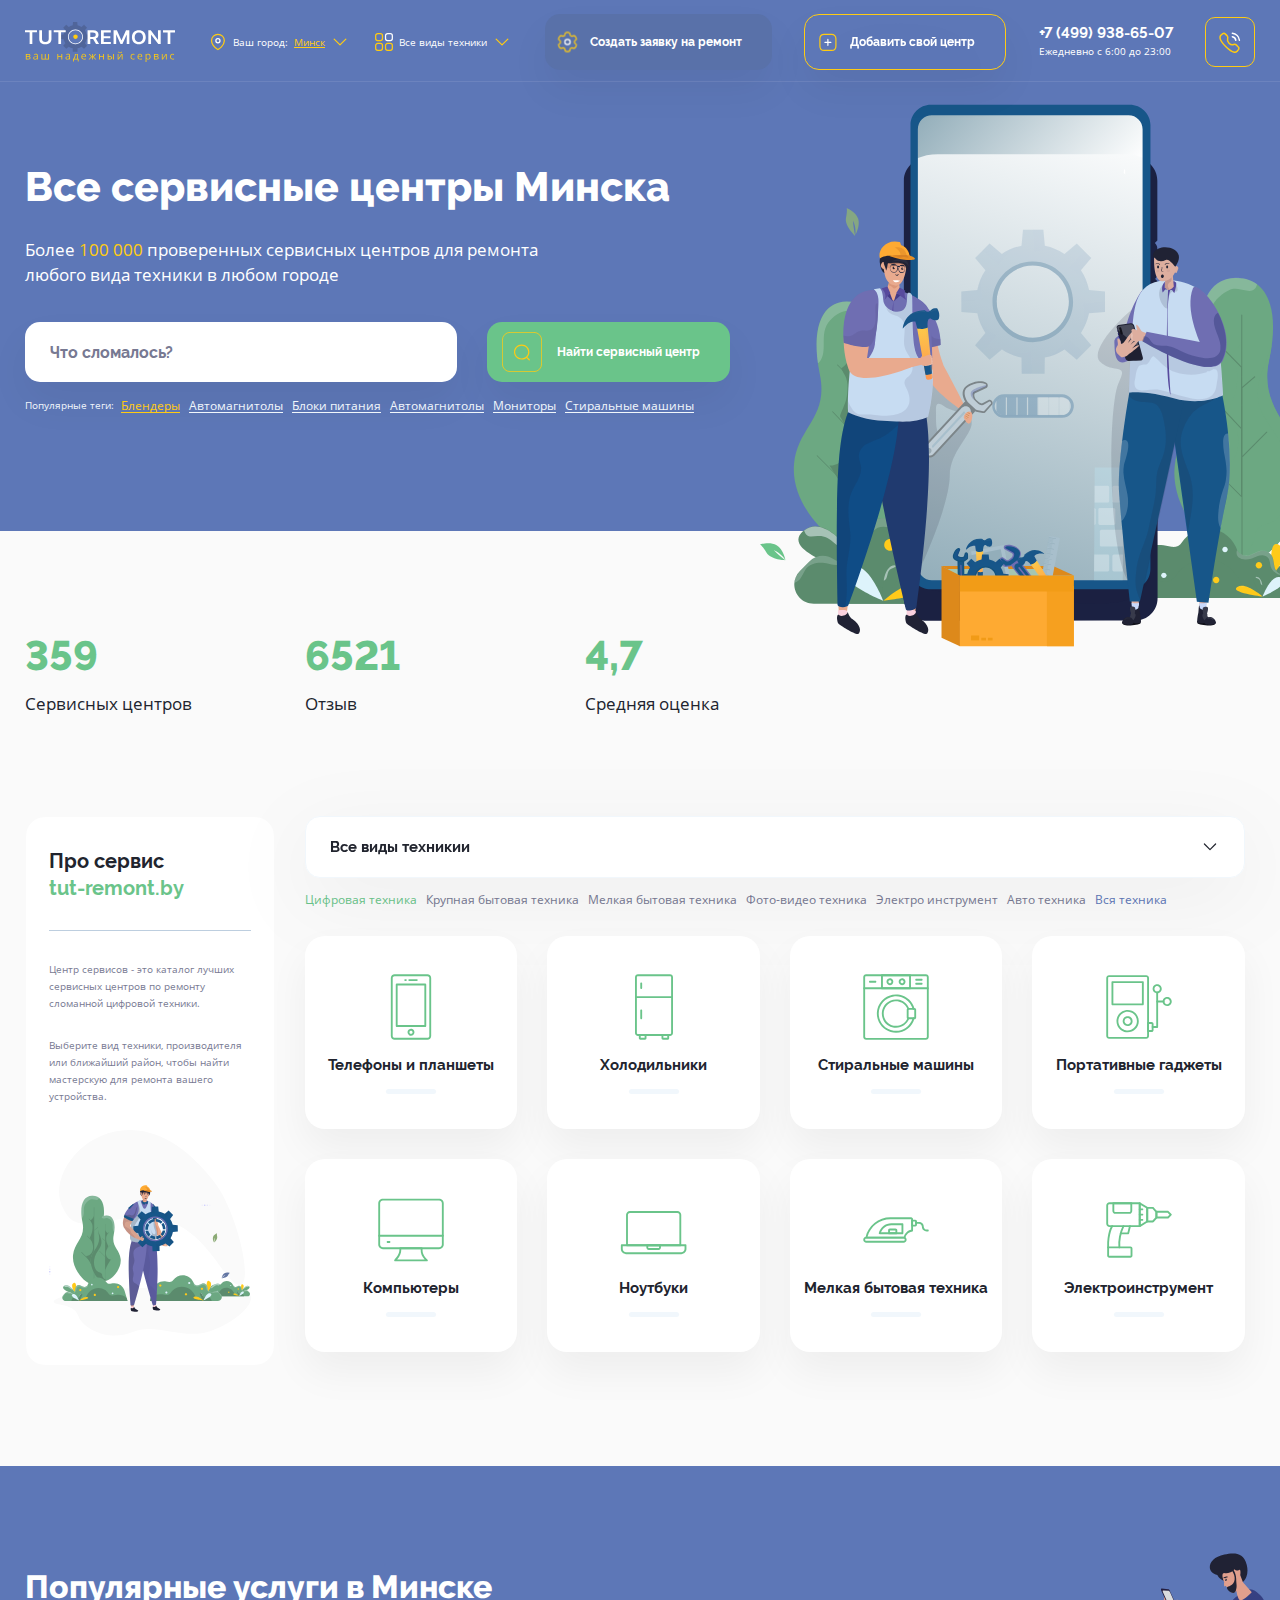
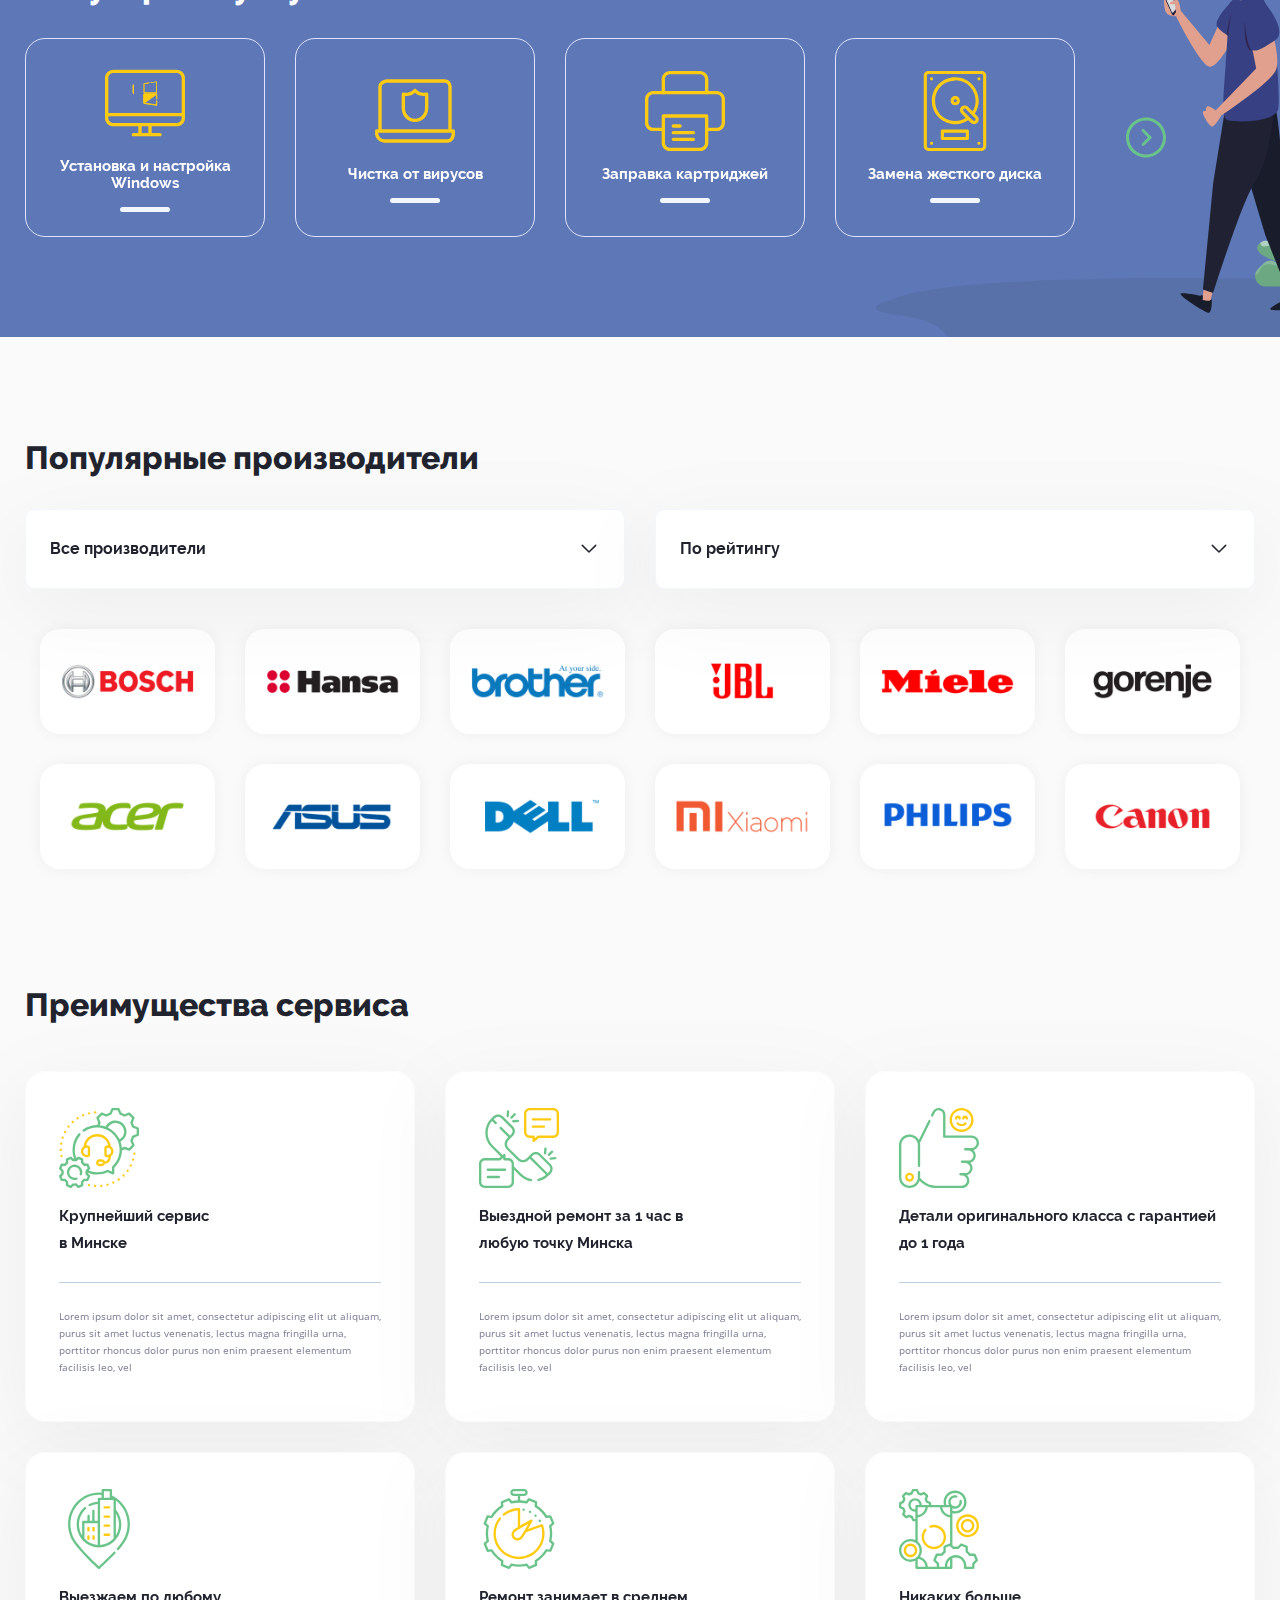
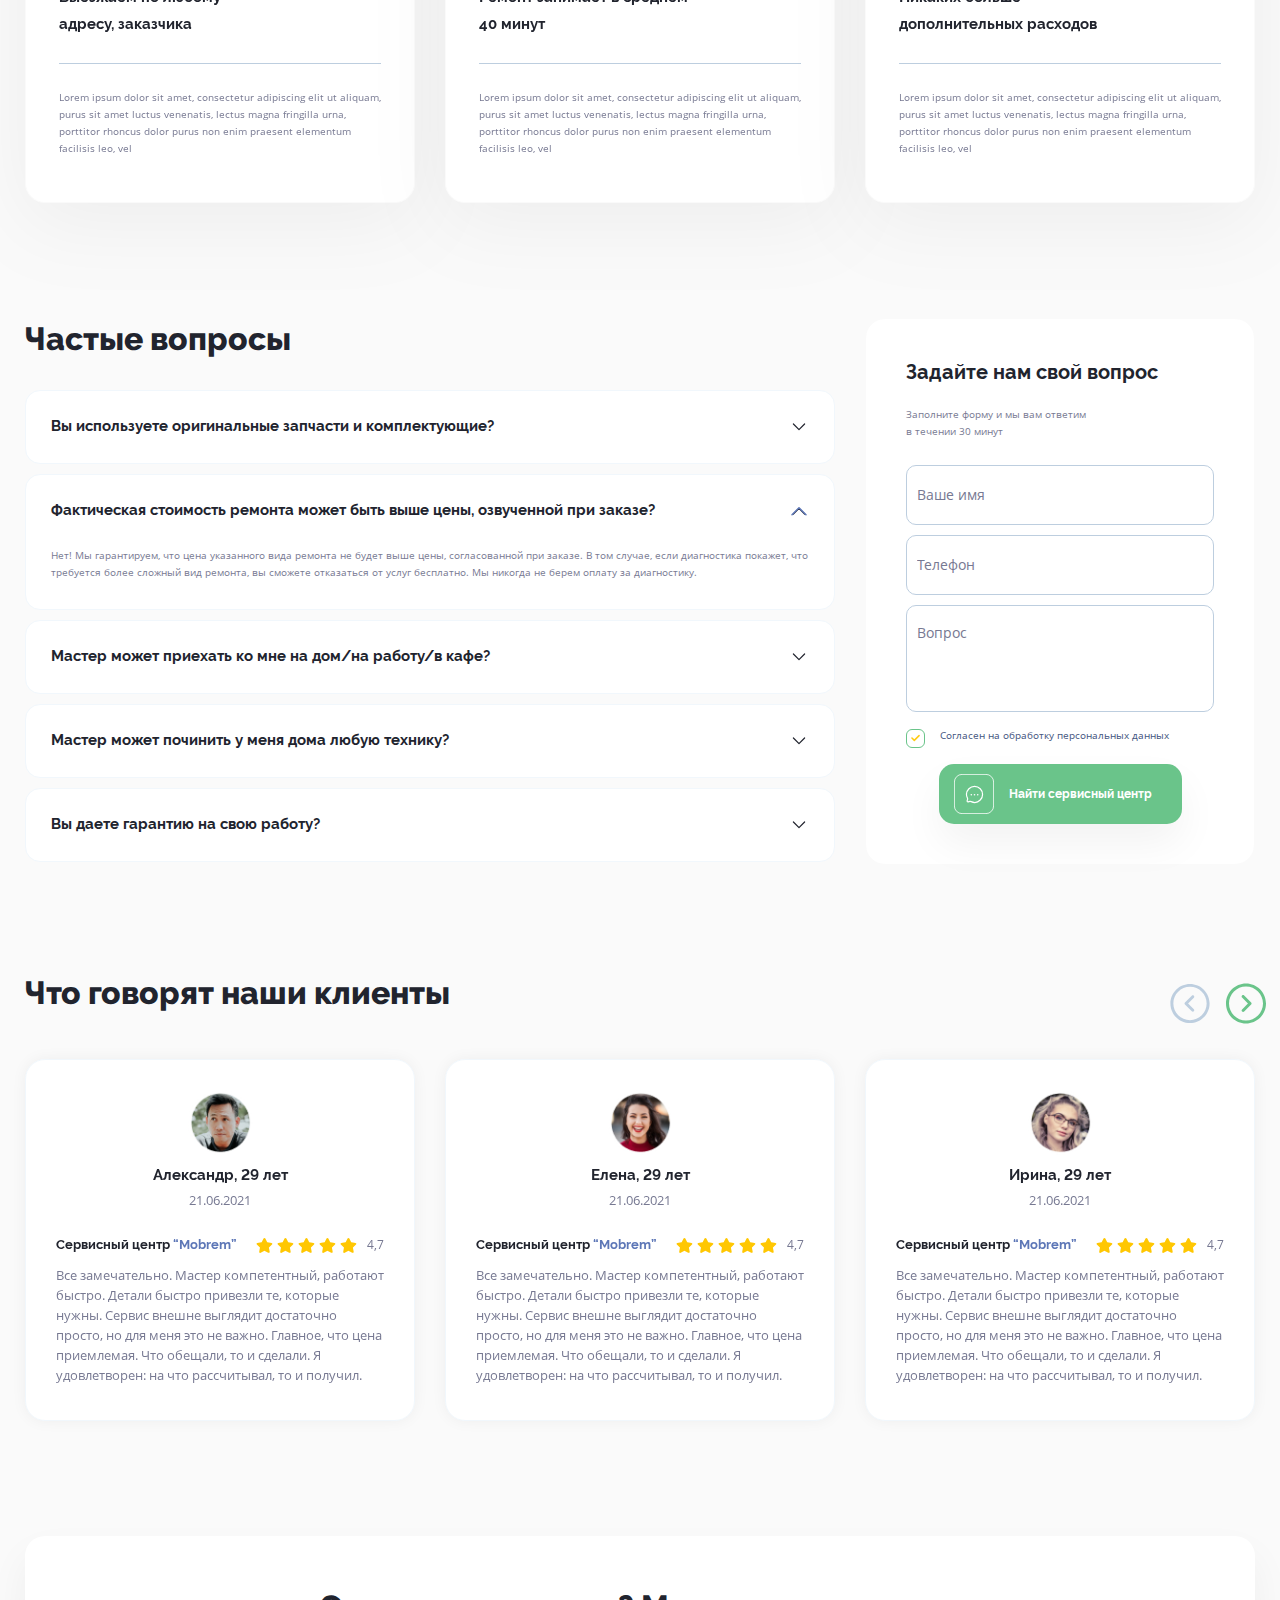
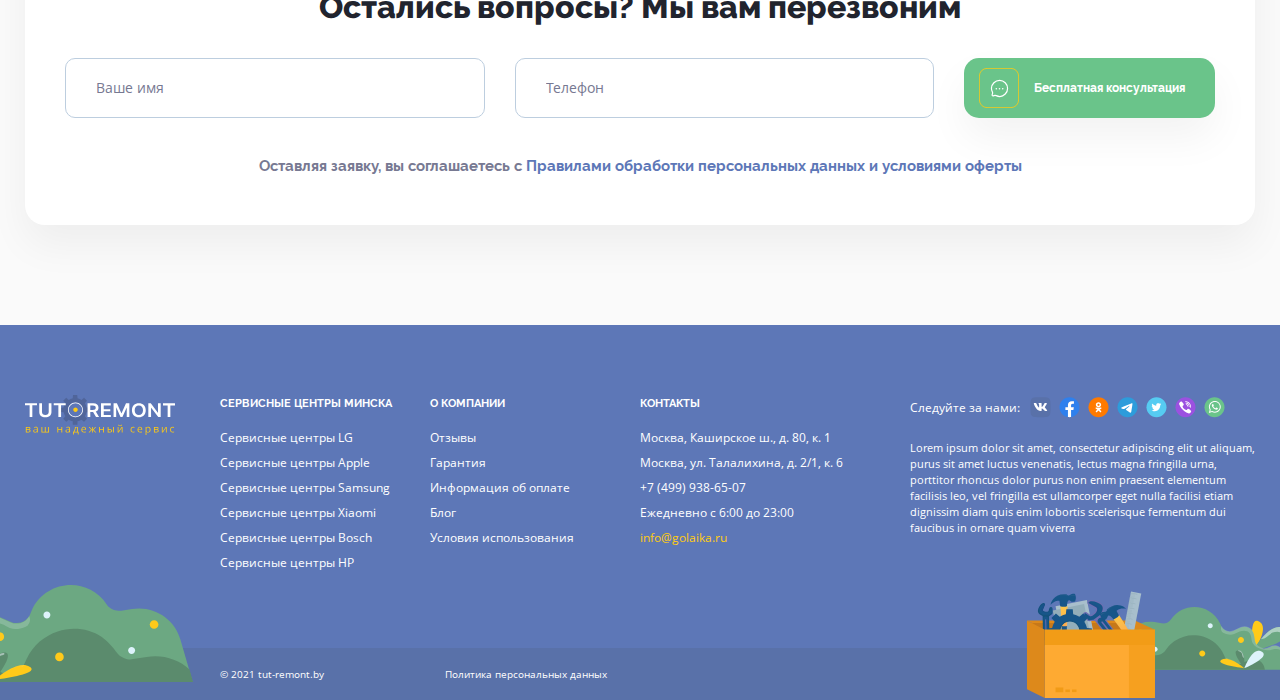
<file: index.html>
<!DOCTYPE html>
<!--[if lt IE 7]><html lang="ru" class="lt-ie9 lt-ie8 lt-ie7"><![endif]-->
<!--[if IE 7]><html lang="ru" class="lt-ie9 lt-ie8"><![endif]-->
<!--[if IE 8]><html lang="ru" class="lt-ie9"><![endif]-->
<!--[if gt IE 8]><!-->
<html lang="ru">
<!--<![endif]-->
<head>
	<meta charset="utf-8" />
	<title>Заголовок</title>
	<meta name="description" content="" />
	<meta http-equiv="X-UA-Compatible" content="IE=edge" />
	<meta name="viewport" content="width=device-width, initial-scale=1.0" />
	<meta name="format-detection" content="telephone=no" />
	<link rel="shortcut icon" href="favicon.png" />
	<link rel="stylesheet" href="libs/bootstrap/bootstrap-grid.css" />
	<link rel="stylesheet" href="libs/fontawesome-free-5.12.0-web/css/all.min.css" />
	<link rel="stylesheet" href="libs/fancybox/jquery.fancybox.css" />
	<link rel="stylesheet" href="libs/slick-1.5.9/slick/slick.css" />
	<link rel="stylesheet" href="libs/slick-1.5.9/slick/slick-theme.css" />
	<link rel="stylesheet" href="css/fonts.css" />
	<link rel="stylesheet" href="css/main.css?ver=1.12" />
	<link rel="stylesheet" href="css/media.css?ver=1.12" />
</head>
<body>

	<div class="wrapper">

		<div class="buttons-mobile">
			<a href="#modal-type" class="btn-mobile fancybox"><img src="img/ic_type.svg" alt="alt"></a>
			<a href="#modal-set" class="btn-mobile fancybox"><img src="img/ic_set.svg" alt="alt"></a>
			<a href="#" class="btn-mobile btn-mobile_search"><img src="img/ic_btn1.svg" alt="alt"></a>
			<a href="#modal-add" class="btn-mobile fancybox"><img src="img/ic_plus.svg" alt="alt"></a>
			<a href="#modal-city" class="btn-mobile fancybox"><img src="img/ic_location.svg" alt="alt"></a>
		</div>

		<header class="header">
			<div class="container">
				<div class="header__wrap">
					<a href="#" class="btn-icon btn-icon_menu">
						<img src="img/ic_menu.svg" alt="alt">
					</a>
					<a href="#" class="logo">
						<img src="img/logo.svg" alt="alt">
					</a>
					<a href="#modal-city" class="city-link fancybox"><span class="city-link__icon"></span>Ваш город: <span class="city-link__value">Минск</span><span class="arrow-main"></span></a>
					<a href="#modal-type" class="link-type fancybox"><span class="link-type__icon"></span>Все виды техники<span class="arrow-main"></span></a>
					<a href="#modal-set" class="btn-main btn-main_set fancybox"><span class="icon-btn"></span>Создать заявку на ремонт</a>
					<a href="#modal-add" class="btn-main btn-main_add fancybox"><span class="icon-btn"></span>Добавить свой центр</a>
					<div class="header__contacts">
						<a href="tel:+74999386507" class="phone-main">+7 (499) 938-65-07</a>
						<p>Ежедневно с 6:00 до 23:00</p>
					</div>
					<a href="#" class="btn-icon">
						<img src="img/ic_tel.svg" alt="alt">
					</a>
				</div>
			</div>
			<div class="menu-mobile">
				<ul class="menu-mobile__list">
					<li><a href="#"><span class="menu-mobile__icon"><img src="img/ic_menu1.svg" alt="alt"></span>Все услуги</a></li>
					<li><a href="#"><span class="menu-mobile__icon"><img src="img/ic_menu2.svg" alt="alt"></span>Новости</a></li>
					<li><a href="#"><span class="menu-mobile__icon"><img src="img/ic_menu3.svg" alt="alt"></span>Акции</a></li>
					<li><a href="#"><span class="menu-mobile__icon"><img src="img/ic_menu4.svg" alt="alt"></span>Контакты</a></li>
					<li><a href="#"><span class="menu-mobile__icon"><img src="img/ic_menu5.svg" alt="alt"></span>Вход / Регистрация</a></li>
				</ul>
			</div>
			<div class="moble-search">
				<form>
					<div class="item-form">
						<input type="text" placeholder="Поиск по сайту" required="required">
					</div>
					<button class="btn-icon">
						<img src="img/ic_btn1.svg" alt="alt">
					</button>
				</form>
			</div>
		</header>

		<div class="billbord">
			<div class="container">
				<div class="row">
					<div class="col-lg-7">
						<h1 class="title-big">Все сервисные центры Минска</h1>
						<div class="descr-big">
							<p>Более <span>100 000</span> проверенных сервисных центров для ремонта любого вида техники в любом городе</p>
						</div>
						<form>
							<div class="wrap-form">
								<div class="item-input">
									<input type="text" placeholder="Что сломалось?" required="required">
								</div>
								<button class="btn-main btn-main_search"><span class="icon-btn"></span>Найти сервисный центр</button>
							</div>
						</form>
						<div class="tags-wrap">
							<span>Популярные теги:</span>
							<a href="#" class="active">Блендеры</a>
							<a href="#">Автомагнитолы</a>
							<a href="#">Блоки питания</a>
							<a href="#">Автомагнитолы</a>
							<a href="#">Мониторы</a>
							<a href="#">Стиральные машины</a>
						</div>
					</div>
					<div class="col-lg-5">
						<div class="billbord__image">
							<img src="img/billbord.svg" alt="alt">
						</div>
					</div>
				</div>
				<div class="billbord__mob">
					<img src="img/billbord_mob.svg" alt="alt">
				</div>
			</div>
		</div>

		<div class="numbers section-main">
			<div class="container">
				<div class="row">
					<div class="col-lg-8">
						<div class="row">
							<div class="col-lg-4">
								<div class="item-number">
									<div class="title-big">359</div>
									<div class="descr-big">Сервисных центров</div>
								</div>
							</div>
							<div class="col-lg-4">
								<div class="item-number">
									<div class="title-big">6521</div>
									<div class="descr-big">Отзыв</div>
								</div>
							</div>
							<div class="col-lg-4">
								<div class="item-number">
									<div class="title-big">4,7</div>
									<div class="descr-big">Средняя оценка</div>
								</div>
							</div>
						</div>
					</div>
				</div>
			</div>
		</div>

		<div class="about section-main">
			<div class="container">
				<div class="row">
					<div class="col-lg-3 flex_min">
						<div class="about-block">
							<h3 class="title-middle">Про сервис <br><span>tut-remont.by</span></h3>
							<p>Центр сервисов - это каталог лучших сервисных центров по ремонту сломанной цифровой техники.</p>
							<p>Выберите вид техники, производителя или ближайший район, чтобы найти мастерскую для ремонта вашего устройства.</p>
							<img src="img/about.svg" alt="alt">
						</div>
					</div>
					<div class="col-lg-9 flex_big">
						<div class="unit">
							<div class="unit__head"><div class="title-min">Все виды техникии</div><div class="arrow-main"></div></div>
							<div class="unit__content">
								<form>
									<div class="search-unit">
										<div class="item-input">
											<input type="text" placeholder="Поиск по услугам" required="required">
										</div>
										<button class="btn-search"></button>
									</div>
								</form>
								<div class="list-unit-wrap">
									<ul class="list-unit">
										<li class="active"><a href="#">компьютерная техника</a></li>
										<li><a href="#">Крупная бытовая техника</a></li>
										<li><a href="#">мелкая  бытовая техника</a></li>
										<li><a href="#">портативная электроника</a></li>
										<li><a href="#"> фото и видео техника</a></li>
										<li><a href="#">техника для красоты</a></li>
										<li><a href="#">климатическая техника</a></li>
										<li><a href="#">электроинструменты</a></li>
										<li><a href="#">часы</a></li>
										<li><a href="#">авто техника</a></li>
										<li><a href="#">швейное оборудование</a></li>
										<li><a href="#">офисная и оргтехника</a></li>
										<li><a href="#">отопление и вентиляция</a></li>
										<li><a href="#">садовая техника</a></li>
										<li><a href="#">строительная техника</a></li>
										<li><a href="#">строительная техника</a></li>
										<li><a href="#">Электрика</a></li>
										<li><a href="#">медицинские приборы</a></li>
										<li><a href="#">оптические приборы</a></li>
										<li><a href="#">электротранспорт</a></li>
										<li><a href="#">музыкальные инструменты</a></li>
									</ul>
								</div>
							</div>
						</div>
						<div class="tags-wrap tags-wrap_main">
							<a href="#" class="active">Цифровая техника</a>
							<a href="#">Крупная бытовая техника</a>
							<a href="#">Мелкая бытовая техника</a>
							<a href="#">Фото-видео техника</a>
							<a href="#">Электро инструмент</a>
							<a href="#">Авто техника</a>
							<a href="#" class="all-tags">Вся техника</a>
						</div>
						<div class="row row_categories">
							<div class="col-lg-3">
								<a href="#" class="item-category">
									<span class="icon-block">
										<img src="img/ic_category1.svg" alt="alt">
									</span>
									<span class="title-min">Телефоны и планшеты</span>
								</a>
							</div>
							<div class="col-lg-3">
								<a href="#" class="item-category">
									<span class="icon-block">
										<img src="img/ic_category2.svg" alt="alt">
									</span>
									<span class="title-min">Холодильники</span>
								</a>
							</div>
							<div class="col-lg-3">
								<a href="#" class="item-category">
									<span class="icon-block">
										<img src="img/ic_category3.svg" alt="alt">
									</span>
									<span class="title-min">Стиральные машины</span>
								</a>
							</div>
							<div class="col-lg-3">
								<a href="#" class="item-category">
									<span class="icon-block">
										<img src="img/ic_category4.svg" alt="alt">
									</span>
									<span class="title-min">Портативные гаджеты</span>
								</a>
							</div>
							<div class="col-lg-3">
								<a href="#" class="item-category">
									<span class="icon-block">
										<img src="img/ic_category5.svg" alt="alt">
									</span>
									<span class="title-min">Компьютеры</span>
								</a>
							</div>
							<div class="col-lg-3">
								<a href="#" class="item-category">
									<span class="icon-block">
										<img src="img/ic_category6.svg" alt="alt">
									</span>
									<span class="title-min">Ноутбуки</span>
								</a>
							</div>
							<div class="col-lg-3">
								<a href="#" class="item-category">
									<span class="icon-block">
										<img src="img/ic_category7.svg" alt="alt">
									</span>
									<span class="title-min">Мелкая бытовая техника</span>
								</a>
							</div>
							<div class="col-lg-3">
								<a href="#" class="item-category">
									<span class="icon-block">
										<img src="img/ic_category8.svg" alt="alt">
									</span>
									<span class="title-min">Электроинструмент</span>
								</a>
							</div>
						</div>
					</div>
				</div>
			</div>
		</div>

		<div class="services section-main">
			<div class="container">
				<h2 class="title-section">Популярные услуги в Минске</h2>
				<ul class="slider-services">
					<li>
						<div>
							<a href="#" class="item-service">
								<span class="icon-block">
									<img src="img/ic_service1.svg" alt="alt">
								</span>
								<span class="title-min">Установка и настройка Windows</span>
							</a>
						</div>
					</li>
					<li>
						<div>
							<a href="#" class="item-service">
								<span class="icon-block">
									<img src="img/ic_service2.svg" alt="alt">
								</span>
								<span class="title-min">Чистка от вирусов</span>
							</a>
						</div>
					</li>
					<li>
						<div>
							<a href="#" class="item-service">
								<span class="icon-block">
									<img src="img/ic_service3.svg" alt="alt">
								</span>
								<span class="title-min">Заправка картриджей</span>
							</a>
						</div>
					</li>
					<li>
						<div>
							<a href="#" class="item-service">
								<span class="icon-block">
									<img src="img/ic_service4.svg" alt="alt">
								</span>
								<span class="title-min">Замена жесткого диска</span>
							</a>
						</div>
					</li>
					<li>
						<div>
							<a href="#" class="item-service">
								<span class="icon-block">
									<img src="img/ic_service1.svg" alt="alt">
								</span>
								<span class="title-min">Установка и настройка Windows</span>
							</a>
						</div>
					</li>
					<li>
						<div>
							<a href="#" class="item-service">
								<span class="icon-block">
									<img src="img/ic_service1.svg" alt="alt">
								</span>
								<span class="title-min">Установка и настройка Windows</span>
							</a>
						</div>
					</li>
					<li>
						<div>
							<a href="#" class="item-service">
								<span class="icon-block">
									<img src="img/ic_service2.svg" alt="alt">
								</span>
								<span class="title-min">Чистка от вирусов</span>
							</a>
						</div>
					</li>
					<li>
						<div>
							<a href="#" class="item-service">
								<span class="icon-block">
									<img src="img/ic_service1.svg" alt="alt">
								</span>
								<span class="title-min">Установка и настройка Windows</span>
							</a>
						</div>
					</li>
				</ul>
			</div>
		</div>

		<div class="manufacturers section-main">
			<div class="container">
				<h2 class="title-section">Популярные производители</h2>
				<div class="row">
					<div class="col-lg-6">
						<div class="item-form item-form_select">
							<select>
								<option value="1">Все производители</option>
								<option value="1">Все производители 2</option>
								<option value="1">Все производители 3</option>
								<option value="1">Все производители 4</option>
								<option value="1">Все производители 5</option>
							</select>
						</div>
					</div>
					<div class="col-lg-6">
						<div class="item-form item-form_select">
							<select>
								<option value="1">По рейтингу</option>
								<option value="1">По цене</option>
								<option value="1">По дате</option>
							</select>
						</div>
					</div>
				</div>
				<ul class="slider-manufacturers">
					<li>
						<a href="#" class="item-manufacturer">
							<img src="img/manufacturer1.png" alt="alt">
						</a>
					</li>
					<li>
						<a href="#" class="item-manufacturer">
							<img src="img/manufacturer2.png" alt="alt">
						</a>
					</li>
					<li>
						<a href="#" class="item-manufacturer">
							<img src="img/manufacturer3.png" alt="alt">
						</a>
					</li>
					<li>
						<a href="#" class="item-manufacturer">
							<img src="img/manufacturer4.png" alt="alt">
						</a>
					</li>
					<li>
						<a href="#" class="item-manufacturer">
							<img src="img/manufacturer5.png" alt="alt">
						</a>
					</li>
					<li>
						<a href="#" class="item-manufacturer">
							<img src="img/manufacturer6.png" alt="alt">
						</a>
					</li>
					<li>
						<a href="#" class="item-manufacturer">
							<img src="img/manufacturer7.png" alt="alt">
						</a>
					</li>
					<li>
						<a href="#" class="item-manufacturer">
							<img src="img/manufacturer8.png" alt="alt">
						</a>
					</li>
					<li>
						<a href="#" class="item-manufacturer">
							<img src="img/manufacturer9.png" alt="alt">
						</a>
					</li>
					<li>
						<a href="#" class="item-manufacturer">
							<img src="img/manufacturer10.png" alt="alt">
						</a>
					</li>
					<li>
						<a href="#" class="item-manufacturer">
							<img src="img/manufacturer11.png" alt="alt">
						</a>
					</li>
					<li>
						<a href="#" class="item-manufacturer">
							<img src="img/manufacturer12.png" alt="alt">
						</a>
					</li>
				</ul>
			</div>
		</div>

		<div class="advantages section-main">
			<div class="container">
				<h2 class="title-section">Преимущества сервиса</h2>
				<div class="row row_advantages">
					<div class="col-lg-4 col-md-6">
						<div class="item-advantage">
							<div class="icon-block">
								<img src="img/ic_avd1.svg" alt="alt">
							</div>
							<h3 class="title-middle">Крупнейший сервис <br>в Минске</h3>
							<p>Lorem ipsum dolor sit amet, consectetur adipiscing elit ut aliquam, purus sit amet luctus venenatis, lectus magna fringilla urna, porttitor rhoncus dolor purus non enim praesent elementum facilisis leo, vel</p>
						</div>
					</div>
					<div class="col-lg-4 col-md-6">
						<div class="item-advantage">
							<div class="icon-block">
								<img src="img/ic_avd2.svg" alt="alt">
							</div>
							<h3 class="title-middle">Выездной ремонт за 1 час в <br>любую точку Минска</h3>
							<p>Lorem ipsum dolor sit amet, consectetur adipiscing elit ut aliquam, purus sit amet luctus venenatis, lectus magna fringilla urna, porttitor rhoncus dolor purus non enim praesent elementum facilisis leo, vel</p>
						</div>
					</div>
					<div class="col-lg-4 col-md-6">
						<div class="item-advantage">
							<div class="icon-block">
								<img src="img/ic_avd3.svg" alt="alt">
							</div>
							<h3 class="title-middle">Детали оригинального класса  с гарантией до 1 года</h3>
							<p>Lorem ipsum dolor sit amet, consectetur adipiscing elit ut aliquam, purus sit amet luctus venenatis, lectus magna fringilla urna, porttitor rhoncus dolor purus non enim praesent elementum facilisis leo, vel</p>
						</div>
					</div>
					<div class="col-lg-4 col-md-6">
						<div class="item-advantage">
							<div class="icon-block">
								<img src="img/ic_avd4.svg" alt="alt">
							</div>
							<h3 class="title-middle">Выезжаем по любому <br>адресу, заказчика</h3>
							<p>Lorem ipsum dolor sit amet, consectetur adipiscing elit ut aliquam, purus sit amet luctus venenatis, lectus magna fringilla urna, porttitor rhoncus dolor purus non enim praesent elementum facilisis leo, vel</p>
						</div>
					</div>
					<div class="col-lg-4 col-md-6">
						<div class="item-advantage">
							<div class="icon-block">
								<img src="img/ic_avd5.svg" alt="alt">
							</div>
							<h3 class="title-middle">Ремонт занимает в среднем <br>40 минут</h3>
							<p>Lorem ipsum dolor sit amet, consectetur adipiscing elit ut aliquam, purus sit amet luctus venenatis, lectus magna fringilla urna, porttitor rhoncus dolor purus non enim praesent elementum facilisis leo, vel</p>
						</div>
					</div>
					<div class="col-lg-4 col-md-6">
						<div class="item-advantage">
							<div class="icon-block">
								<img src="img/ic_avd6.svg" alt="alt">
							</div>
							<h3 class="title-middle">Никаких больше <br>дополнительных расходов</h3>
							<p>Lorem ipsum dolor sit amet, consectetur adipiscing elit ut aliquam, purus sit amet luctus venenatis, lectus magna fringilla urna, porttitor rhoncus dolor purus non enim praesent elementum facilisis leo, vel</p>
						</div>
					</div>
				</div>
			</div>
		</div>

		<div class="question section-main">
			<div class="container">
				<div class="row">
					<div class="col-lg-8">
						<h2 class="title-section">Частые вопросы</h2>
						<div class="item-question">
							<div class="item-question__head">
								<h4 class="title-min">Вы используете оригинальные запчасти и комплектующие? </h4>
								<div class="arrow-main"></div>
							</div>
							<div class="item-question__content">
								<p>Нет! Мы гарантируем, что цена указанного вида ремонта не будет выше цены, согласованной при заказе. В том случае, если диагностика покажет, что требуется более сложный вид ремонта, вы сможете отказаться от услуг бесплатно. Мы никогда не берем оплату за диагностику.</p>
							</div>
						</div>
						<div class="item-question active">
							<div class="item-question__head">
								<h4 class="title-min">Фактическая стоимость ремонта может быть выше цены, озвученной при заказе? </h4>
								<div class="arrow-main"></div>
							</div>
							<div class="item-question__content" style="display: block;">
								<p>Нет! Мы гарантируем, что цена указанного вида ремонта не будет выше цены, согласованной при заказе. В том случае, если диагностика покажет, что требуется более сложный вид ремонта, вы сможете отказаться от услуг бесплатно. Мы никогда не берем оплату за диагностику.</p>
							</div>
						</div>
						<div class="item-question">
							<div class="item-question__head">
								<h4 class="title-min">Мастер может приехать ко мне на дом/на работу/в кафе?</h4>
								<div class="arrow-main"></div>
							</div>
							<div class="item-question__content">
								<p>Нет! Мы гарантируем, что цена указанного вида ремонта не будет выше цены, согласованной при заказе. В том случае, если диагностика покажет, что требуется более сложный вид ремонта, вы сможете отказаться от услуг бесплатно. Мы никогда не берем оплату за диагностику.</p>
							</div>
						</div>
						<div class="item-question">
							<div class="item-question__head">
								<h4 class="title-min">Мастер может починить у меня дома любую технику?</h4>
								<div class="arrow-main"></div>
							</div>
							<div class="item-question__content">
								<p>Нет! Мы гарантируем, что цена указанного вида ремонта не будет выше цены, согласованной при заказе. В том случае, если диагностика покажет, что требуется более сложный вид ремонта, вы сможете отказаться от услуг бесплатно. Мы никогда не берем оплату за диагностику.</p>
							</div>
						</div>
						<div class="item-question">
							<div class="item-question__head">
								<h4 class="title-min">Вы даете гарантию на свою работу?</h4>
								<div class="arrow-main"></div>
							</div>
							<div class="item-question__content">
								<p>Нет! Мы гарантируем, что цена указанного вида ремонта не будет выше цены, согласованной при заказе. В том случае, если диагностика покажет, что требуется более сложный вид ремонта, вы сможете отказаться от услуг бесплатно. Мы никогда не берем оплату за диагностику.</p>
							</div>
						</div>
					</div>
					<div class="col-lg-4">
						<div class="block-form">
							<h3 class="title-middle">Задайте нам свой вопрос</h3>
							<p>Заполните форму и мы вам ответим <br>в течении 30 минут</p>
							<form>
								<div class="item-form">
									<input type="text" placeholder="Ваше имя" required="required">
								</div>
								<div class="item-form">
									<input type="text" placeholder="Телефон" class="input-phone" required="required">
								</div>
								<div class="item-form">
									<textarea placeholder="Вопрос" required="required"></textarea>
								</div>
								<div class="checkbox">
									<label>
										<input type="checkbox" required="required" checked />
										<span>Согласен на обработку персональных данных</span>
									</label>
								</div>
								<div class="block-form__bottom">
									<button class="btn-main btn-main_chat"><span class="icon-btn"></span>Найти сервисный центр</button>
								</div>
							</form>
						</div>
						<a href="#modal-ask" class="btn-main btn-main_chat fancybox-main"><span class="icon-btn"></span>Задать свой вопрос</a>
					</div>
				</div>
			</div>
		</div>

		<div class="reviews section-main">
			<div class="container">
				<h2 class="title-section">Что говорят наши клиенты</h2>
				<ul class="slider-reviews arrows-right">
					<li>
						<div class="item-review">
							<div class="item-review__head">
								<div class="item-review__image">
									<img src="img/review1.jpg" alt="alt">
								</div>
								<div class="title-min">Александр, 29 лет</div>
								<div class="date-text">21.06.2021</div>
							</div>
							<div class="item-review__top">
								<div class="title-small">Сервисный центр <span>“Mobrem”</span></div>
								<div class="rating-wrap">
									<div class="rating rating_5">
										<div class="rating__item"><i class="fas fa-star"></i></div>
										<div class="rating__item"><i class="fas fa-star"></i></div>
										<div class="rating__item"><i class="fas fa-star"></i></div>
										<div class="rating__item"><i class="fas fa-star"></i></div>
										<div class="rating__item"><i class="fas fa-star"></i></div>
									</div>
									<div>4,7</div>
								</div>
							</div>
							<blockquote>
								<p>Все замечательно. Мастер компетентный, работают быстро. Детали быстро привезли те, которые нужны. Сервис внешне выглядит достаточно просто, но для меня это не важно. Главное, что цена приемлемая. Что обещали, то и сделали. Я удовлетворен: на что рассчитывал, то и получил.</p>
							</blockquote>
						</div>
					</li>
					<li>
						<div class="item-review">
							<div class="item-review__head">
								<div class="item-review__image">
									<img src="img/review2.jpg" alt="alt">
								</div>
								<div class="title-min">Елена, 29 лет</div>
								<div class="date-text">21.06.2021</div>
							</div>
							<div class="item-review__top">
								<div class="title-small">Сервисный центр <span>“Mobrem”</span></div>
								<div class="rating-wrap">
									<div class="rating rating_5">
										<div class="rating__item"><i class="fas fa-star"></i></div>
										<div class="rating__item"><i class="fas fa-star"></i></div>
										<div class="rating__item"><i class="fas fa-star"></i></div>
										<div class="rating__item"><i class="fas fa-star"></i></div>
										<div class="rating__item"><i class="fas fa-star"></i></div>
									</div>
									<div>4,7</div>
								</div>
							</div>
							<blockquote>
								<p>Все замечательно. Мастер компетентный, работают быстро. Детали быстро привезли те, которые нужны. Сервис внешне выглядит достаточно просто, но для меня это не важно. Главное, что цена приемлемая. Что обещали, то и сделали. Я удовлетворен: на что рассчитывал, то и получил.</p>
							</blockquote>
						</div>
					</li>
					<li>
						<div class="item-review">
							<div class="item-review__head">
								<div class="item-review__image">
									<img src="img/review3.jpg" alt="alt">
								</div>
								<div class="title-min">Ирина, 29 лет</div>
								<div class="date-text">21.06.2021</div>
							</div>
							<div class="item-review__top">
								<div class="title-small">Сервисный центр <span>“Mobrem”</span></div>
								<div class="rating-wrap">
									<div class="rating rating_5">
										<div class="rating__item"><i class="fas fa-star"></i></div>
										<div class="rating__item"><i class="fas fa-star"></i></div>
										<div class="rating__item"><i class="fas fa-star"></i></div>
										<div class="rating__item"><i class="fas fa-star"></i></div>
										<div class="rating__item"><i class="fas fa-star"></i></div>
									</div>
									<div>4,7</div>
								</div>
							</div>
							<blockquote>
								<p>Все замечательно. Мастер компетентный, работают быстро. Детали быстро привезли те, которые нужны. Сервис внешне выглядит достаточно просто, но для меня это не важно. Главное, что цена приемлемая. Что обещали, то и сделали. Я удовлетворен: на что рассчитывал, то и получил.</p>
							</blockquote>
						</div>
					</li>
					<li>
						<div class="item-review">
							<div class="item-review__head">
								<div class="item-review__image">
									<img src="img/review1.jpg" alt="alt">
								</div>
								<div class="title-min">Александр, 29 лет</div>
								<div class="date-text">21.06.2021</div>
							</div>
							<div class="item-review__top">
								<div class="title-small">Сервисный центр <span>“Mobrem”</span></div>
								<div class="rating-wrap">
									<div class="rating rating_5">
										<div class="rating__item"><i class="fas fa-star"></i></div>
										<div class="rating__item"><i class="fas fa-star"></i></div>
										<div class="rating__item"><i class="fas fa-star"></i></div>
										<div class="rating__item"><i class="fas fa-star"></i></div>
										<div class="rating__item"><i class="fas fa-star"></i></div>
									</div>
									<div>4,7</div>
								</div>
							</div>
							<blockquote>
								<p>Все замечательно. Мастер компетентный, работают быстро. Детали быстро привезли те, которые нужны. Сервис внешне выглядит достаточно просто, но для меня это не важно. Главное, что цена приемлемая. Что обещали, то и сделали. Я удовлетворен: на что рассчитывал, то и получил.</p>
							</blockquote>
						</div>
					</li>
					<li>
						<div class="item-review">
							<div class="item-review__head">
								<div class="item-review__image">
									<img src="img/review2.jpg" alt="alt">
								</div>
								<div class="title-min">Елена, 29 лет</div>
								<div class="date-text">21.06.2021</div>
							</div>
							<div class="item-review__top">
								<div class="title-small">Сервисный центр <span>“Mobrem”</span></div>
								<div class="rating-wrap">
									<div class="rating rating_5">
										<div class="rating__item"><i class="fas fa-star"></i></div>
										<div class="rating__item"><i class="fas fa-star"></i></div>
										<div class="rating__item"><i class="fas fa-star"></i></div>
										<div class="rating__item"><i class="fas fa-star"></i></div>
										<div class="rating__item"><i class="fas fa-star"></i></div>
									</div>
									<div>4,7</div>
								</div>
							</div>
							<blockquote>
								<p>Все замечательно. Мастер компетентный, работают быстро. Детали быстро привезли те, которые нужны. Сервис внешне выглядит достаточно просто, но для меня это не важно. Главное, что цена приемлемая. Что обещали, то и сделали. Я удовлетворен: на что рассчитывал, то и получил.</p>
							</blockquote>
						</div>
					</li>
				</ul>
			</div>
		</div>

		<div class="consultation section-main">
			<div class="container">
				<div class="consultation-block">
					<h2 class="title-section">Остались вопросы? Мы вам перезвоним</h2>
					<form>
						<div class="wrap-form">
							<div class="item-form">
								<input type="text" placeholder="Ваше имя" required="required">
							</div>
							<div class="item-form">
								<input type="text" placeholder="Телефон" class="input-phone" required="required">
							</div>
							<button class="btn-main btn-main_chat"><span class="icon-btn"></span>Бесплатная консультация</button>
						</div>
						<div class="title-min title-min_agree">Оставляя заявку, вы соглашаетесь с <a href="#">Правилами обработки персональных данных и условиями оферты</a></div>
					</form>
				</div>
			</div>
		</div>

		<footer class="footer">
			<div class="container">
				<div class="row row_footer">
					<div class="col-lg-2">
						<a href="#" class="logo">
							<img src="img/logo.svg" alt="alt">
						</a>
					</div>
					<div class="col-lg-2 col_pl">
						<div class="title-footer">Сервисные центры Минска</div>
						<ul class="footer__nav">
							<li><a href="#">Сервисные центры LG</a></li>
							<li><a href="#">Сервисные центры Apple</a></li>
							<li><a href="#">Сервисные центры Samsung</a></li>
							<li><a href="#">Сервисные центры Xiaomi</a></li>
							<li><a href="#">Сервисные центры Bosch</a></li>
							<li><a href="#">Сервисные центры HP</a></li>
						</ul>
					</div>
					<div class="col-lg-2 col_pl">
						<div class="title-footer">о компании</div>
						<ul class="footer__nav">
							<li><a href="#">Отзывы</a></li>
							<li><a href="#">Гарантия</a></li>
							<li><a href="#">Информация об оплате</a></li>
							<li><a href="#">Блог</a></li>
							<li><a href="#">Условия использования</a></li>
						</ul>
					</div>
					<div class="col-lg-2 col_contacts">
						<div class="title-footer">контакты</div>
						<p>Москва, Каширское ш., д. 80, к. 1</p>
						<p>Москва, ул. Талалихина, д. 2/1, к. 6</p>
						<p>+7 (499) 938-65-07</p>
						<p>Ежедневно с 6:00 до 23:00</p>
						<a href="mailto:info@golaika.ru" class="link-swimple">info@golaika.ru</a>
					</div>
					<div class="col-lg-4 footer__right">
						<div class="social-block">
							<span>Следуйте за нами:</span>
							<ul class="social-list">
								<li><a href="#"><img src="img/vk.svg" alt="alt"></a></li>
								<li><a href="#"><img src="img/fb.svg" alt="alt"></a></li>
								<li><a href="#"><img src="img/ok.svg" alt="alt"></a></li>
								<li><a href="#"><img src="img/tg.svg" alt="alt"></a></li>
								<li><a href="#"><img src="img/tw.svg" alt="alt"></a></li>
								<li><a href="#"><img src="img/vb.svg" alt="alt"></a></li>
								<li><a href="#"><img src="img/wa.svg" alt="alt"></a></li>
							</ul>
						</div>
						<div class="footer__text">
							<p>Lorem ipsum dolor sit amet, consectetur adipiscing elit ut aliquam, purus sit amet luctus venenatis, lectus magna fringilla urna, porttitor rhoncus dolor purus non enim praesent elementum facilisis leo, vel fringilla est ullamcorper eget nulla facilisi etiam dignissim diam quis enim lobortis scelerisque fermentum dui faucibus in ornare quam viverra</p>
						</div>
					</div>
				</div>
			</div>
			<div class="footer-bottom">
				<div class="container">
					<div class="row">
						<div class="col-lg-2">
							<div class="footer-bottom__image">
								<img src="img/footer_img1.svg" alt="alt">
							</div>
						</div>
						<div class="col-lg-2 col_pl">
							<p>© 2021 tut-remont.by</p>
						</div>
						<div class="col-lg-2">
							<a href="#">Политика персональных данных</a>
						</div>
						<div class="col-lg-6">
							<div class="footer-bottom__image-right">
								<img src="img/footer_img2.svg" alt="alt">
							</div>
							<div class="footer__mob">
								<img src="img/footer_mob.svg" alt="alt">
							</div>
						</div>
					</div>
				</div>
			</div>
		</footer>
		
	</div>

	<div id="modal-city" class="modal-block">
		<div class="dropdown-main">
			<div class="city-link active"><span class="city-link__icon"></span>Ваш город: <span class="city-link__value">Минск</span><span class="arrow-main"></span></div>
			<ul class="dropdown-main__list">
				<li class="active"><a href="#">Минск</a></li>
				<li><a href="#">Гродно</a></li>
				<li><a href="#">Волковыск</a></li>
				<li><a href="#">Брацлав</a></li>
				<li><a href="#">Поставы</a></li>
				<li><a href="#">Глубокое</a></li>
				<li><a href="#">Вилейка</a></li>
				<li><a href="#">Молодечно, </a></li>
				<li><a href="#">Ошмяны</a></li>
				<li><a href="#">Воложин</a></li>
				<li><a href="#">Лида</a></li>
				<li><a href="#">Щучин</a></li>
				<li><a href="#">Столбцы</a></li>
				<li><a href="#">Слоним</a></li>
				<li><a href="#">Барановичи</a></li>
				<li><a href="#">Минск</a></li>
				<li><a href="#">Гродно</a></li>
				<li><a href="#">Волковыск</a></li>
				<li><a href="#">Брацлав</a></li>
				<li><a href="#">Поставы</a></li>
				<li><a href="#">Глубокое</a></li>
				<li><a href="#">Вилейка</a></li>
				<li><a href="#">Молодечно, </a></li>
				<li><a href="#">Ошмяны</a></li>
				<li><a href="#">Воложин</a></li>
				<li><a href="#">Лида</a></li>
				<li><a href="#">Щучин</a></li>
				<li><a href="#">Столбцы</a></li>
				<li><a href="#">Слоним</a></li>
				<li><a href="#">Барановичи</a></li>
			</ul>
		</div>
	</div>

	<div id="modal-type" class="modal-block">
		<div class="dropdown-main dropdown-main_type">
			<div class="title-min">Виды техники</div>
			<ul class="dropdown-main__list">
				<li>
					<a href="#">компьютерная техника</a>
					<ul>
						<li><a href="#">Ноутбуки</a></li>
						<li><a href="#">Компьютеры</a></li>
						<li><a href="#">Моноблоки</a></li>
						<li><a href="#">Серверы</a></li>
						<li><a href="#">Ультрабуки</a></li>
						<li><a href="#">Нетбуки</a></li>
						<li><a href="#">Неттопы</a></li>
						<li><a href="#">Ремонт плат промышленной электроники</a></li>
						<li><a href="#">Ремонт плат</a></li>
					</ul>
				</li>
				<li>
					<a href="#">Крупная бытовая техника</a>
					<ul>
						<li><a href="#">Ноутбуки</a></li>
						<li><a href="#">Компьютеры</a></li>
						<li><a href="#">Моноблоки</a></li>
						<li><a href="#">Серверы</a></li>
						<li><a href="#">Ультрабуки</a></li>
						<li><a href="#">Нетбуки</a></li>
						<li><a href="#">Неттопы</a></li>
						<li><a href="#">Ремонт плат промышленной электроники</a></li>
						<li><a href="#">Ремонт плат</a></li>
					</ul>
				</li>
				<li>
					<a href="#">мелкая  бытовая техника</a>
					<ul>
						<li><a href="#">Ноутбуки</a></li>
						<li><a href="#">Компьютеры</a></li>
						<li><a href="#">Моноблоки</a></li>
						<li><a href="#">Серверы</a></li>
						<li><a href="#">Ультрабуки</a></li>
						<li><a href="#">Нетбуки</a></li>
						<li><a href="#">Неттопы</a></li>
						<li><a href="#">Ремонт плат промышленной электроники</a></li>
						<li><a href="#">Ремонт плат</a></li>
					</ul>
				</li>
				<li>
					<a href="#">портативная электроника</a>
					<ul>
						<li><a href="#">Ноутбуки</a></li>
						<li><a href="#">Компьютеры</a></li>
						<li><a href="#">Моноблоки</a></li>
						<li><a href="#">Серверы</a></li>
						<li><a href="#">Ультрабуки</a></li>
						<li><a href="#">Нетбуки</a></li>
						<li><a href="#">Неттопы</a></li>
						<li><a href="#">Ремонт плат промышленной электроники</a></li>
						<li><a href="#">Ремонт плат</a></li>
					</ul>
				</li>
				<li>
					<a href="#"> фото и видео техника</a>
					<ul>
						<li><a href="#">Ноутбуки</a></li>
						<li><a href="#">Компьютеры</a></li>
						<li><a href="#">Моноблоки</a></li>
						<li><a href="#">Серверы</a></li>
						<li><a href="#">Ультрабуки</a></li>
						<li><a href="#">Нетбуки</a></li>
						<li><a href="#">Неттопы</a></li>
						<li><a href="#">Ремонт плат промышленной электроники</a></li>
						<li><a href="#">Ремонт плат</a></li>
					</ul>
				</li>
				<li>
					<a href="#">техника для красоты</a>
					<ul>
						<li><a href="#">Ноутбуки</a></li>
						<li><a href="#">Компьютеры</a></li>
						<li><a href="#">Моноблоки</a></li>
						<li><a href="#">Серверы</a></li>
						<li><a href="#">Ультрабуки</a></li>
						<li><a href="#">Нетбуки</a></li>
						<li><a href="#">Неттопы</a></li>
						<li><a href="#">Ремонт плат промышленной электроники</a></li>
						<li><a href="#">Ремонт плат</a></li>
					</ul>
				</li>
				<li>
					<a href="#">климатическая техника</a>
					<ul>
						<li><a href="#">Ноутбуки</a></li>
						<li><a href="#">Компьютеры</a></li>
						<li><a href="#">Моноблоки</a></li>
						<li><a href="#">Серверы</a></li>
						<li><a href="#">Ультрабуки</a></li>
						<li><a href="#">Нетбуки</a></li>
						<li><a href="#">Неттопы</a></li>
						<li><a href="#">Ремонт плат промышленной электроники</a></li>
						<li><a href="#">Ремонт плат</a></li>
					</ul>
				</li>
				<li>
					<a href="#">электроинструменты</a>
					<ul>
						<li><a href="#">Ноутбуки</a></li>
						<li><a href="#">Компьютеры</a></li>
						<li><a href="#">Моноблоки</a></li>
						<li><a href="#">Серверы</a></li>
						<li><a href="#">Ультрабуки</a></li>
						<li><a href="#">Нетбуки</a></li>
						<li><a href="#">Неттопы</a></li>
						<li><a href="#">Ремонт плат промышленной электроники</a></li>
						<li><a href="#">Ремонт плат</a></li>
					</ul>
				</li>
			</ul>
		</div>
	</div>

	<div id="modal-set" class="modal-block">
		<div class="dropdown-main">
			<div class="title-middle">Заявка на ремонт</div>
			<form>
				<div class="item-form">
					<input type="text" placeholder="Ваше имя*" required="required">
				</div>
				<div class="item-form">
					<input type="text" placeholder="Телефон*" class="input-phone" required="required">
				</div>
				<div class="item-form">
					<select>
						<option value="1">Выберите технику</option>
						<option value="1">Выберите технику</option>
						<option value="1">Выберите технику</option>
						<option value="1">Выберите технику</option>
						<option value="1">Выберите технику</option>
					</select>
				</div>
				<div class="item-form">
					<select>
						<option value="1">Где чиним?</option>
						<option value="1">Где чиним?</option>
						<option value="1">Где чиним?</option>
						<option value="1">Где чиним?</option>
						<option value="1">Где чиним?</option>
					</select>
				</div>
				<div class="descr-form">Lorem ipsum dolor sit amet, consectetur adipiscing elit ut aliquam, purus sit amet </div>
				<button class="btn-main btn-main_paper"><span class="icon-btn"></span>Создать заявку на ремонт</button>
			</form>
		</div>
	</div>

	<div id="modal-add" class="modal-block">
		<div class="dropdown-main">
			<div class="title-middle">Профиль владельца</div>
			<form>
				<div class="item-form">
					<input type="text" placeholder="Ваше имя*" required="required">
				</div>
				<div class="item-form">
					<input type="email" placeholder="Электронная почта*" required="required">
				</div>
				<div class="item-form">
					<input type="password" placeholder="Пароль">
				</div>
				<div class="item-form">
					<input type="password" placeholder="Повторите пароль">
				</div>
				<div class="descr-form">Lorem ipsum dolor sit amet, consectetur adipiscing elit ut aliquam, purus sit amet </div>
				<button class="btn-main btn-main_arrow">Следующий шаг<span class="icon-btn"></span></button>
			</form>
		</div>
	</div>

	<div id="modal-ask" class="modal-block">
		<div class="block-form">
			<div class="title-middle">Задайте нам свой вопрос</div>
			<p>Заполните форму и мы вам ответим <br>в течении 30 минут</p>
			<form>
				<div class="item-form">
					<input type="text" placeholder="Ваше имя" required="required">
				</div>
				<div class="item-form">
					<input type="text" placeholder="Телефон" class="input-phone" required="required">
				</div>
				<div class="item-form">
					<textarea placeholder="Вопрос" required="required"></textarea>
				</div>
				<div class="checkbox">
					<label>
						<input type="checkbox" required="required" checked />
						<span>Согласен на обработку персональных данных</span>
					</label>
				</div>
				<div class="block-form__bottom">
					<button class="btn-main btn-main_chat"><span class="icon-btn"></span>Найти сервисный центр</button>
				</div>
			</form>
		</div>
	</div>

	<!--[if lt IE 9]>
	<script src="libs/html5shiv/es5-shim.min.js"></script>
	<script src="libs/html5shiv/html5shiv.min.js"></script>
	<script src="libs/html5shiv/html5shiv-printshiv.min.js"></script>
	<script src="libs/respond/respond.min.js"></script>
<![endif]-->
<script src="libs/jquery/jquery-1.11.1.min.js"></script>
<script src="libs/jquery-mousewheel/jquery.mousewheel.min.js"></script>
<script src="libs/fancybox/jquery.fancybox.pack.js"></script>
<script src="libs/slick-1.5.9/slick/slick.min.js"></script>
<script src="libs/scroll2id/PageScroll2id.min.js"></script>
<script src="libs/mask/jquery.maskedinput.js"></script>
<script src="libs/jQueryFormStyler-master/jquery.formstyler.min.js"></script>
<script src="js/common.js?ver=1.12"></script>
<!-- Yandex.Metrika counter --><!-- /Yandex.Metrika counter -->
<!-- Google Analytics counter --><!-- /Google Analytics counter -->
</body>
</html>
</file>
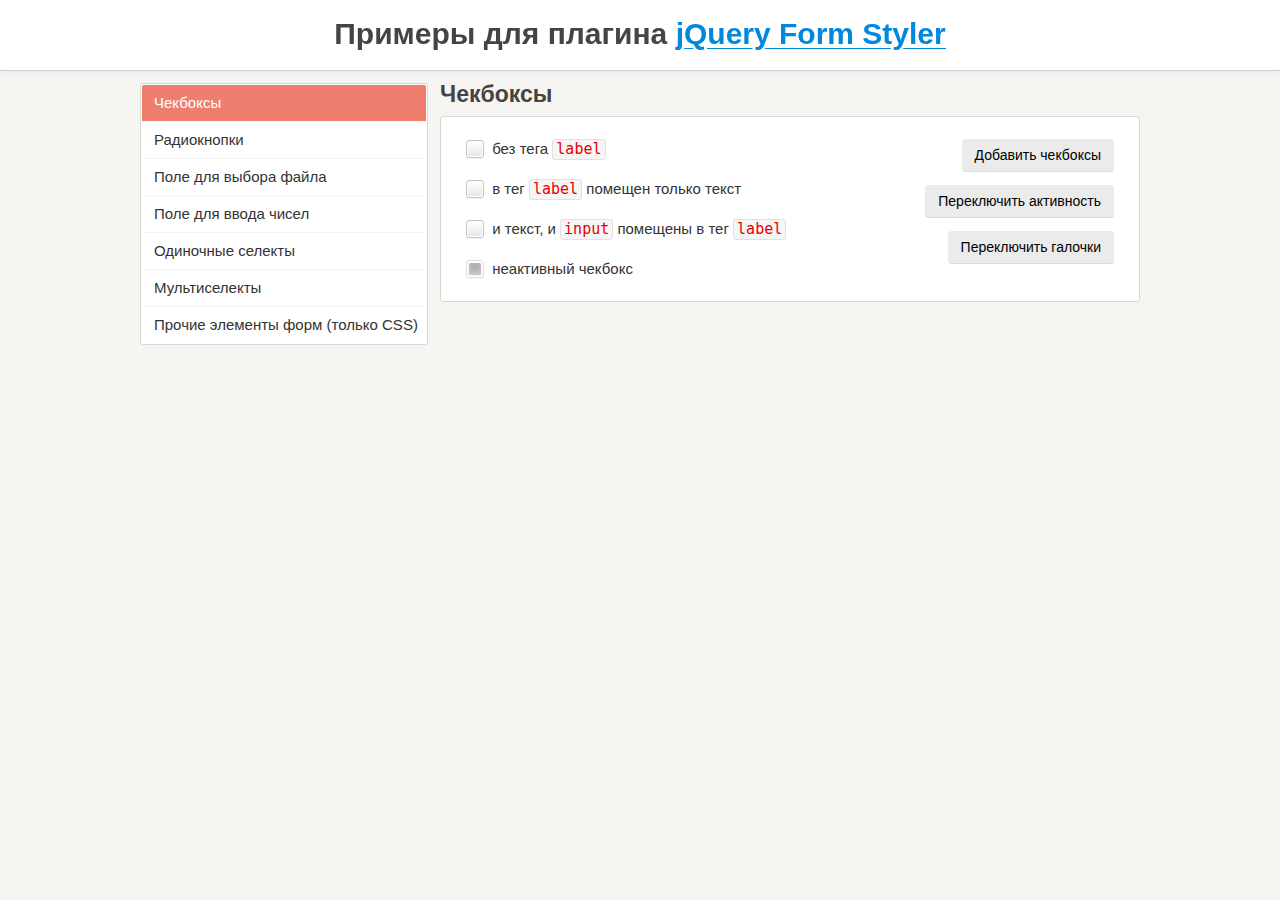
<file: libs/jQueryFormStyler-master/demo/index.html>
<!DOCTYPE html>
<html>
<head>
	<meta charset="utf-8" />
	<meta name="viewport" content="width=device-width, initial-scale=1.0" />
	<title>Примеры для плагина jQuery Form Styler</title>
	<link href="demo.css" rel="stylesheet" />
	<link href="../jquery.formstyler.css" rel="stylesheet" />
	<script src="http://ajax.googleapis.com/ajax/libs/jquery/1.11.3/jquery.min.js"></script>
	<script src="../jquery.formstyler.js"></script>
	<script>
		(function($) {
		$(function() {
			$('input, select').styler({
				selectSearch: true
			});
		});
		})(jQuery);
	</script>
	<script src="demo.js"></script>
</head>

<body>

<h1>Примеры для плагина <a href="http://dimox.name/jquery-form-styler/">jQuery Form Styler</a></h1>

<form method="post">
<div class="wrapper">

	<ul class="menu">
		<li class="current" data-hash="checkbox">Чекбоксы</li>
		<li data-hash="radio">Радиокнопки</li>
		<li data-hash="file">Поле для выбора файла</li>
		<li data-hash="number">Поле для ввода чисел</li>
		<li data-hash="select">Одиночные селекты</li>
		<li data-hash="multiselect">Мультиселекты</li>
		<li data-hash="css">Прочие элементы форм (только CSS)</li>
	</ul>

	<div class="content">

		<div class="box visible">
			<h2>Чекбоксы</h2>

			<div class="section lh">
				<div class="buttons">
					<button type="submit" class="button  add-checkbox">Добавить чекбоксы</button>
					<button type="submit" class="button  disable-input">Переключить активность</button>
					<button type="submit" class="button  check">Переключить галочки</button>
				</div>
				<input type="checkbox" /> без тега <code>label</code><br />
				<span id="r"><input type="checkbox" id="checkbox1" /></span> <label for="checkbox1"> в тег <code>label</code> помещен только текст</label><br />
				<label><input type="checkbox" /> и текст, и <code>input</code> помещены в тег <code>label</code></label><br />
				<label><input type="checkbox" disabled checked /> неактивный чекбокс</label>
			</div><!-- .section -->
		</div><!-- .box -->

		<div class="box">
			<h2>Радиокнопки</h2>

			<div class="section lh">
				<div class="buttons">
					<button type="submit" class="button  add-radio">Добавить радиокнопки</button>
					<button type="submit" class="button  disable-input">Переключить активность</button>
				</div>
				<input type="radio" name="radio" /> без тега <code>label</code><br />
				<input type="radio" name="radio" id="radio1" /> <label for="radio1"> в тег <code>label</code> помещен только текст</label><br />
				<label><input type="radio" name="radio" /> и текст, и <code>input</code> помещены в тег <code>label</code></label><br />
				<label><input type="radio" name="radio" disabled /> неактивная радиокнопка</label>
			</div><!-- .section -->
		</div><!-- .box -->

		<div class="box">
			<h2>Поле для выбора файла</h2>

			<div class="section">
				<div class="buttons">
					<button type="submit" class="button  add-file">Добавить поле</button>
					<button type="submit" class="button  disable-input">Переключить активность</button>
				</div>
				<input type="file" />
			</div><!-- .section -->
		</div><!-- .box -->

		<div class="box">
			<h2>Поле для ввода чисел</h2>

			<div class="section">
				<div class="buttons">
					<button type="submit" class="button  add-number">Добавить поле</button>
					<button type="submit" class="button  disable-input">Переключить активность</button>
				</div>
				<p>Поле без атрибутов.</p>
				<input type="number" />
			</div><!-- .section -->

			<div class="section">
				<p>Поле с атрибутами <code>min="0" max="100" step="5"</code>.</p>
				<input type="number" min="0" max="100" step="5" />
			</div><!-- .section -->

			<div class="section  number-plus-minus">
			<p>Другой вид переключателей.</p>
				<input type="number" />
			</div><!-- .section -->
		</div><!-- .box -->

		<div class="box">

			<h2>Одиночные селекты</h2>

			<p style="color: #43C617">По умолчанию ширина селекта на этой странице установлена 250 пикселей.</p>

			<div class="section">
				<div class="buttons">
					<button type="submit" class="button  add-select">Добавить селект</button>
					<button type="submit" class="button  add-options">Добавить пункты в список</button>
					<button type="submit" class="button  disable-select">Переключить активность селекта</button>
					<button type="submit" class="button  disable-options">Переключить активность пунктов</button>
				</div>
				<p><strong>Простой селект</strong> с несколькими пунктами, <br />один из них неактивный.</p>
				<select>
					<option>-- Выберите --</option>
					<option>Пункт 1</option>
					<option>Пункт 2</option>
					<option disabled>Пункт 3</option>
					<option>Пункт 4</option>
					<option>Пункт 5</option>
				</select>
			</div><!-- .section -->

			<div class="section">

				<p>Селект <strong>без заданной ширины</strong>, имеющий пункт <strong>с длинным текстом</strong>.</p>
				<select class="width-auto">
					<option>-- Выберите --</option>
					<option>Пункт 1</option>
					<option>Пункт 2</option>
					<option>Какой-то пункт с очень-очень-очень длинным-длинным-длинным текстом</option>
					<option>Пункт 4</option>
					<option>Пункт 5</option>
				</select>

				<br /><br />

				<p>Селект <strong>с шириной 200 пикселей</strong>, имеющий пункт <strong>с длинным текстом</strong>.</p>
				<select class="width-200">
					<option>-- Выберите --</option>
					<option>Пункт 1</option>
					<option>Пункт 2</option>
					<option>Какой-то пункт с очень-очень-очень длинным-длинным-длинным текстом</option>
					<option>Пункт 4</option>
					<option>Пункт 5</option>
				</select>

			</div><!-- .section -->

			<div class="section">

				<div class="sec maxheight">
					<p>Выпадающий список этого селекта <br /><strong>органичен по высоте</strong>.</p>
					<select>
						<option>-- Выберите --</option>
						<option>Пункт 1</option>
						<option>Пункт 2</option>
						<option>Пункт 3</option>
						<option>Пункт 4</option>
						<option>Пункт 5</option>
						<option>Пункт 6</option>
						<option>Пункт 7</option>
						<option>Пункт 8</option>
						<option>Пункт 9</option>
						<option>Пункт 10</option>
						<option>Пункт 11</option>
						<option>Пункт 12</option>
						<option>Пункт 13</option>
						<option>Пункт 14</option>
						<option>Пункт 15</option>
						<option>Пункт 16</option>
						<option>Пункт 17</option>
						<option>Пункт 18</option>
						<option>Пункт 19</option>
						<option>Пункт 20</option>
						<option>Пункт 21</option>
						<option>Пункт 22</option>
						<option>Пункт 23</option>
						<option>Пункт 24</option>
						<option>Пункт 25</option>
						<option>Пункт 26</option>
						<option>Пункт 27</option>
						<option>Пункт 28</option>
						<option>Пункт 29</option>
						<option>Пункт 30</option>
					</select>
				</div><!-- .sec -->

				<div class="sec">
					<p>Селект <strong>с длинным списком</strong>, не ограниченным максимальной высотой.</p>
					<select>
						<option>-- Выберите --</option>
						<option>Пункт 1</option>
						<option>Пункт 2</option>
						<option>Пункт 3</option>
						<option>Пункт 4</option>
						<option>Пункт 5</option>
						<option>Пункт 6</option>
						<option>Пункт 7</option>
						<option>Пункт 8</option>
						<option>Пункт 9</option>
						<option>Пункт 10</option>
						<option>Пункт 11</option>
						<option>Пункт 12</option>
						<option>Пункт 13</option>
						<option>Пункт 14</option>
						<option>Пункт 15</option>
						<option>Пункт 16</option>
						<option>Пункт 17</option>
						<option>Пункт 18</option>
						<option>Пункт 19</option>
						<option>Пункт 20</option>
						<option>Пункт 21</option>
						<option>Пункт 22</option>
						<option>Пункт 23</option>
						<option>Пункт 24</option>
						<option>Пункт 25</option>
						<option>Пункт 26</option>
						<option>Пункт 27</option>
						<option>Пункт 28</option>
						<option>Пункт 29</option>
						<option>Пункт 30</option>
						<option>Пункт 31</option>
						<option>Пункт 32</option>
						<option>Пункт 33</option>
						<option>Пункт 34</option>
						<option>Пункт 35</option>
						<option>Пункт 36</option>
						<option>Пункт 37</option>
						<option>Пункт 38</option>
						<option>Пункт 39</option>
						<option>Пункт 40</option>
						<option>Пункт 41</option>
						<option>Пункт 42</option>
						<option>Пункт 43</option>
						<option>Пункт 44</option>
						<option>Пункт 45</option>
						<option>Пункт 46</option>
						<option>Пункт 47</option>
						<option>Пункт 48</option>
						<option>Пункт 49</option>
						<option>Пункт 50</option>
						<option>Пункт 51</option>
						<option>Пункт 52</option>
						<option>Пункт 53</option>
						<option>Пункт 54</option>
						<option>Пункт 55</option>
						<option>Пункт 56</option>
						<option>Пункт 57</option>
						<option>Пункт 58</option>
						<option>Пункт 59</option>
						<option>Пункт 60</option>
						<option>Пункт 61</option>
						<option>Пункт 62</option>
						<option>Пункт 63</option>
						<option>Пункт 64</option>
						<option>Пункт 65</option>
						<option>Пункт 66</option>
						<option>Пункт 67</option>
						<option>Пункт 68</option>
						<option>Пункт 69</option>
						<option>Пункт 70</option>
						<option>Пункт 71</option>
						<option>Пункт 72</option>
						<option>Пункт 73</option>
						<option>Пункт 74</option>
						<option>Пункт 75</option>
						<option>Пункт 76</option>
						<option>Пункт 77</option>
						<option>Пункт 78</option>
						<option>Пункт 79</option>
						<option>Пункт 80</option>
						<option>Пункт 81</option>
						<option>Пункт 82</option>
						<option>Пункт 83</option>
						<option>Пункт 84</option>
						<option>Пункт 85</option>
						<option>Пункт 86</option>
						<option>Пункт 87</option>
						<option>Пункт 88</option>
						<option>Пункт 89</option>
						<option>Пункт 90</option>
						<option>Пункт 91</option>
						<option>Пункт 92</option>
						<option>Пункт 93</option>
						<option>Пункт 94</option>
						<option>Пункт 95</option>
						<option>Пункт 96</option>
						<option>Пункт 97</option>
						<option>Пункт 98</option>
						<option>Пункт 99</option>
						<option>Пункт 100</option>
					</select>
				</div><!-- .sec -->

			</div><!-- .section -->

			<div class="section">

				<div class="sec">
					<p>Проверяем, правильное ли значение передается при изменении. У оригинального селекта прописано: <code>onchange="alert(this.value)"</code>.</p>
					<select onchange="alert(this.value)">
						<option>-- Выберите --</option>
						<option>Пункт 1</option>
						<option>Пункт 2</option>
						<option>Пункт 3</option>
						<option>Пункт 4</option>
						<option>Пункт 5</option>
					</select>
				</div><!-- .sec -->

				<div class="sec">
					<p>Селект <strong>с замещающим текстом</strong> (placeholder). Текст "-- Выберите --" задан не через тег <code>option</code>, а через атрибут <code>data-placeholder</code>.</p>
					<select data-placeholder="-- Выберите --">
						<option label="-"></option>
						<option>Пункт 1</option>
						<option>Пункт 2</option>
						<option>Пункт 3</option>
						<option>Пункт 4</option>
						<option>Пункт 5</option>
					</select>
				</div><!-- .sec -->

			</div><!-- .section -->

			<div class="section">

				<div class="sec">
					<p>Селект <strong>с группировкой пунктов</strong> <br />(используется тег <code>optgroup</code>), один из них неактивный.</p>
					<select>
						<option>-- Выберите --</option>
						<optgroup label="Группа 1">
							<option>Пункт 1.1</option>
							<option>Пункт 1.2</option>
							<option>Пункт 1.3</option>
						</optgroup>
						<optgroup label="Группа 2">
							<option>Пункт 2.1</option>
							<option disabled>Пункт 2.2</option>
							<option>Пункт 2.3</option>
						</optgroup>
					</select>
				</div><!-- .sec -->

				<div class="sec">
					<p>Селект с выделением групп <strong>разными цветами</strong> (указаны классы <code>.color1</code> и <code>.color2</code> для <code>optgroup</code>).</p>
					<select>
						<option>-- Выберите --</option>
						<optgroup label="Группа 1" class="color1">
							<option>Пункт 1.1</option>
							<option>Пункт 1.2</option>
							<option>Пункт 1.3</option>
						</optgroup>
						<optgroup label="Группа 2" class="color2">
							<option>Пункт 2.1</option>
							<option>Пункт 2.2</option>
							<option>Пункт 2.3</option>
						</optgroup>
					</select>
				</div><!-- .sec -->

			</div><!-- .section -->

			<div class="section">

				<div class="sec showChanged">
					<p>Показываем, что селект изменен, используя класс <code>.changed</code> (появляется зеленая обводка).</p>
					<select>
						<option>-- Выберите --</option>
						<option>Пункт 1</option>
						<option>Пункт 2</option>
						<option>Пункт 3</option>
						<option>Пункт 4</option>
						<option>Пункт 5</option>
					</select>
				</div><!-- .sec -->

				<div class="sec lang">
					<p>Класс, указаннный для <code>option</code>, передается свернутом селекту, благодаря чему мы в нем видим флаг.</p>
					<select>
						<option>-- Выберите язык --</option>
						<option class="lang-en">Английский</option>
						<option class="lang-es">Испанский</option>
						<option class="lang-de">Немецкий</option>
						<option class="lang-ru">Русский</option>
						<option class="lang-fr">Французский</option>
					</select>
				</div><!-- .sec -->

			</div><!-- .section -->

			<br /><br /><br /><br /><br /><br /><br /><br /><br /><br />

		</div><!-- .box -->

		<div class="box">

			<h2>Мультиселекты</h2>

			<div class="section">
				<div class="buttons">
					<button type="submit" class="button  add-select  multiple">Добавить селект</button>
					<button type="submit" class="button  add-options">Добавить пункты в список</button>
					<button type="submit" class="button  disable-select">Переключить активность селекта</button>
					<button type="submit" class="button  disable-options">Переключить активность пунктов</button>
				</div>
				<p><strong>Мультиселект</strong>, один из пунктов неактивный, <br />параметр <code>size</code> не указан.</p>
				<select multiple>
					<option>-- Выберите --</option>
					<option>Пункт 1</option>
					<option>Пункт 2</option>
					<option disabled>Пункт 3</option>
					<option>Пункт 4</option>
					<option>Пункт 5</option>
				</select>
			</div><!-- .section -->

			<div class="section">
				<p>Мультиселект <strong>с параметром</strong> <code>size</code> <strong>равным</strong> <code>6</code> и <strong>с заданной шириной</strong> (400 пикселей).</p>
				<select multiple size="6" class="width-400">
					<option>-- Выберите один или несколько пунктов --</option>
					<option>Пункт 1</option>
					<option>Пункт 2</option>
					<option>Пункт 3</option>
					<option>Пункт 4</option>
					<option>Пункт 5</option>
				</select>
			</div><!-- .section -->

			<div class="section">

				<div class="sec">
					<p>Мультиселект <strong>с группировкой пунктов</strong> (используется тег <code>optgroup</code>), один из них неактивный.</p>
					<select multiple size="9">
						<option>-- Выберите --</option>
						<optgroup label="Группа 1">
							<option>Пункт 1.1</option>
							<option>Пункт 1.2</option>
							<option>Пункт 1.3</option>
						</optgroup>
						<optgroup label="Группа 2">
							<option>Пункт 2.1</option>
							<option disabled>Пункт 2.2</option>
							<option>Пункт 2.3</option>
						</optgroup>
					</select>
				</div><!-- .sec -->

				<div class="sec">
					<p>Мультиселект с выделением групп <strong>разными цветами</strong> (указаны классы <code>.color1</code> и <code>.color2</code> для <code>optgroup</code>).</p>
					<select multiple size="9">
						<option>-- Выберите --</option>
						<optgroup label="Группа 1" class="color1">
							<option>Пункт 1.1</option>
							<option>Пункт 1.2</option>
							<option>Пункт 1.3</option>
						</optgroup>
						<optgroup label="Группа 2" class="color2">
							<option>Пункт 2.1</option>
							<option>Пункт 2.2</option>
							<option>Пункт 2.3</option>
						</optgroup>
					</select>
				</div><!-- .sec -->

			</div><!-- .section -->

		</div><!-- .box -->

		<div class="box">

			<h2>Прочие элементы форм (только CSS)</h2>

			<div class="section css">
				<p>Стилизация данных элементов <strong>не требует наличия плагина</strong>.</p>

				<input class="styler" type="text" size="60" placeholder="Однострочное текстовое поле..." /> <code>&lt;input type="text"></code>

				<input class="styler" type="password" size="60" placeholder="Поле для ввода пароля..." /> <code>&lt;input type="password"></code>

				<textarea class="styler" cols="60" rows="5" placeholder="Многострочное текстовое поле..."></textarea> <code>&lt;textarea>&lt;/textarea></code><br />

				<input class="styler" type="button" value="Кнопка" /> <code>&lt;input type="button"></code><br />

				<button class="styler" type="submit">Кнопка</button> <code>&lt;button>&lt;/button></code><br />

				<input class="styler" type="reset" value="Сброс" /> <code>&lt;input type="reset"></code><br />

				<input class="styler" type="button" value="Кнопка неактивная" disabled /> <code>&lt;input type="button" disabled></code><br />
				<button class="styler" type="submit" disabled>Кнопка неактивная</button> <code>&lt;button disabled>&lt;/button></code>

			</div><!-- .section -->

		</div><!-- .box -->

	</div><!-- .content -->

</div><!-- .wrapper -->
</form>

</body>
</html>
</file>
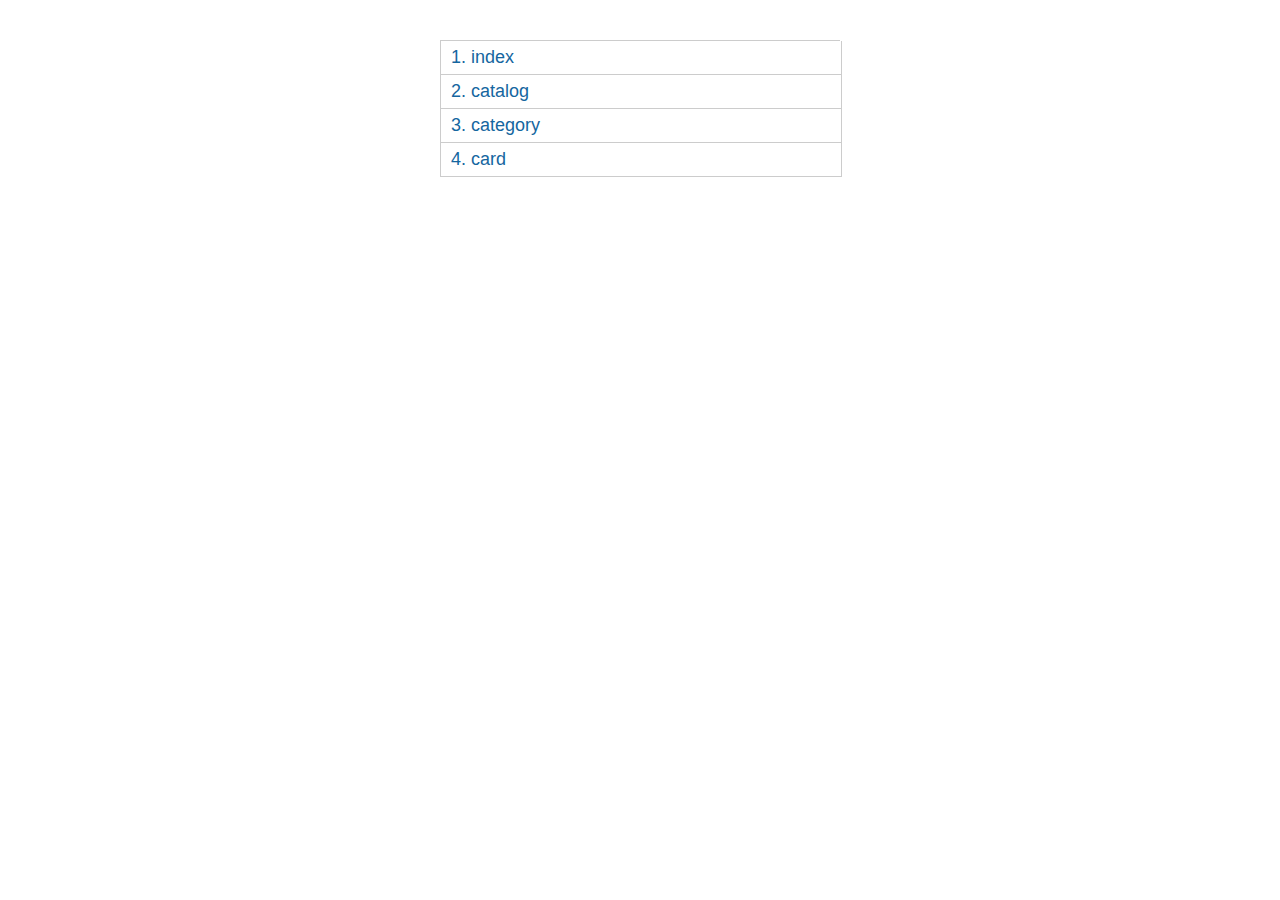
<file: map.html>
<!DOCTYPE html>
<!--[if lt IE 7]><html lang="ru" class="lt-ie9 lt-ie8 lt-ie7"><![endif]-->
<!--[if IE 7]><html lang="ru" class="lt-ie9 lt-ie8"><![endif]-->
<!--[if IE 8]><html lang="ru" class="lt-ie9"><![endif]-->
<!--[if gt IE 8]><!-->
<html lang="ru">
<!--<![endif]-->
<head>
	<meta charset="utf-8" />
	<title>Заголовок</title>
	<meta name="description" content="" />
	<meta http-equiv="X-UA-Compatible" content="IE=edge" />
	<meta name="viewport" content="width=device-width, initial-scale=1.0" />
</head>
<body>

	<div class="wrapper">
		<div class="count_pages">
			<ul> 
				<li><a href="index.html" target="_blanck">index</a></li>
				<li><a href="catalog.html" target="_blanck">catalog</a></li>
				<li><a href="category.html" target="_blanck">category</a></li>
				<li><a href="card.html" target="_blanck">card</a></li>
			</ul>  
		</div>  
	</div> 

	<style> 
		.count_pages a:before {
			counter-increment: list1;
			content: counter(list1) ". "; 
		}
		.count_pages li {
			list-style: none;
			margin-bottom: 0px;
			border: 1px solid #ccc;
			border-top: none;
			width: 100%; 
		}
		.count_pages {
			margin: 0;
			width: 400px;
			margin: auto;
			font-family: sans-serif;
			margin-top: 40px;
			max-width: 100%;
			border-top: 1px solid #ccc;
			counter-reset: list1;
			margin-bottom: 40px;
		}
		.count_pages ul {
			margin: 0;
			padding: 0;
		}
		.count_pages a {
			font-size: 18px;
			color: #15669F;
			text-decoration: none;
			display: block;
			padding: 6px 10px;
		}
	</style>
</body>
</html>
</file>
<file: css/fonts.css>
@font-face {
	font-family: 'Open Sans';
	src: url('../fonts/OpenSans-Light.eot');
	src: url('../fonts/OpenSans-Light.eot?#iefix') format('embedded-opentype'),
	url('../fonts/OpenSans-Light.woff') format('woff'),
	url('../fonts/OpenSans-Light.ttf') format('truetype');
	font-weight: 300;
	font-style: normal;
}
@font-face {
	font-family: 'Open Sans';
	src: url('../fonts/OpenSans-Regular.eot');
	src: url('../fonts/OpenSans-Regular.eot?#iefix') format('embedded-opentype'),
	url('../fonts/OpenSans-Regular.woff') format('woff'),
	url('../fonts/OpenSans-Regular.ttf') format('truetype');
	font-weight: normal;
	font-style: normal;
}
@font-face {
	font-family: 'Open Sans';
	src: url('../fonts/OpenSans-SemiBold.eot');
	src: url('../fonts/OpenSans-SemiBold.eot?#iefix') format('embedded-opentype'),
	url('../fonts/OpenSans-SemiBold.woff') format('woff'),
	url('../fonts/OpenSans-SemiBold.ttf') format('truetype');
	font-weight: 600;
	font-style: normal;
}
@font-face {
	font-family: 'Open Sans';
	src: url('../fonts/OpenSans-Bold.eot');
	src: url('../fonts/OpenSans-Bold.eot?#iefix') format('embedded-opentype'),
	url('../fonts/OpenSans-Bold.woff') format('woff'),
	url('../fonts/OpenSans-Bold.ttf') format('truetype');
	font-weight: 700;
	font-style: normal;
}
@font-face {
	font-family: 'Open Sans';
	src: url('../fonts/OpenSans-ExtraBold.eot');
	src: url('../fonts/OpenSans-ExtraBold.eot?#iefix') format('embedded-opentype'),
	url('../fonts/OpenSans-ExtraBold.woff') format('woff'),
	url('../fonts/OpenSans-ExtraBold.ttf') format('truetype');
	font-weight: 800;
	font-style: normal;
}
@font-face {
	font-family: 'Open Sans';
	src: url('../fonts/OpenSans-ExtraBoldItalic.eot');
	src: url('../fonts/OpenSans-ExtraBoldItalic.eot?#iefix') format('embedded-opentype'),
	url('../fonts/OpenSans-ExtraBoldItalic.woff') format('woff'),
	url('../fonts/OpenSans-ExtraBoldItalic.ttf') format('truetype');
	font-weight: 800;
	font-style: italic;
}
@font-face {
	font-family: 'Open Sans';
	src: url('../fonts/OpenSans-BoldItalic.eot');
	src: url('../fonts/OpenSans-BoldItalic.eot?#iefix') format('embedded-opentype'),
	url('../fonts/OpenSans-BoldItalic.woff') format('woff'),
	url('../fonts/OpenSans-BoldItalic.ttf') format('truetype');
	font-weight: 700;
	font-style: italic;
}

@font-face {
	font-family: 'Raleway';
	src: url('../fonts/Raleway-Regular.eot');
	src: url('../fonts/Raleway-Regular.eot?#iefix') format('embedded-opentype'),
	url('../fonts/Raleway-Regular.woff') format('woff'),
	url('../fonts/Raleway-Regular.ttf') format('truetype');
	font-weight: normal;
	font-style: normal;
}
@font-face {
	font-family: 'Raleway';
	src: url('../fonts/Raleway-Medium.eot');
	src: url('../fonts/Raleway-Medium.eot?#iefix') format('embedded-opentype'),
	url('../fonts/Raleway-Medium.woff') format('woff'),
	url('../fonts/Raleway-Medium.ttf') format('truetype');
	font-weight: 500;
	font-style: normal;
}
@font-face {
	font-family: 'Raleway';
	src: url('../fonts/Raleway-SemiBold.eot');
	src: url('../fonts/Raleway-SemiBold.eot?#iefix') format('embedded-opentype'),
	url('../fonts/Raleway-SemiBold.woff') format('woff'),
	url('../fonts/Raleway-SemiBold.ttf') format('truetype');
	font-weight: 600
	font-style: normal;
}
@font-face {
	font-family: 'Raleway';
	src: url('../fonts/Raleway-Bold.eot');
	src: url('../fonts/Raleway-Bold.eot?#iefix') format('embedded-opentype'),
	url('../fonts/Raleway-Bold.woff') format('woff'),
	url('../fonts/Raleway-Bold.ttf') format('truetype');
	font-weight: 700;
	font-style: normal;
}
@font-face {
	font-family: 'Raleway';
	src: url('../fonts/Raleway-ExtraBold.eot');
	src: url('../fonts/Raleway-ExtraBold.eot?#iefix') format('embedded-opentype'),
	url('../fonts/Raleway-ExtraBold.woff') format('woff'),
	url('../fonts/Raleway-ExtraBold.ttf') format('truetype');
	font-weight: 800;
	font-style: normal;
}
@font-face {
	font-family: 'Raleway';
	src: url('../fonts/Raleway-Black.eot');
	src: url('../fonts/Raleway-Black.eot?#iefix') format('embedded-opentype'),
	url('../fonts/Raleway-Black.woff') format('woff'),
	url('../fonts/Raleway-Black.ttf') format('truetype');
	font-weight: 900;
	font-style: normal;
}
</file>
<file: css/main.css>
*::-webkit-input-placeholder {
	color: #777992;
	opacity: 1;
}
*:-moz-placeholder {
	color: #777992;
	opacity: 1;
}
*::-moz-placeholder {
	color: #777992;
	opacity: 1;
}
*:-ms-input-placeholder {
	color: #777992;
	opacity: 1;
}

body input:focus:required:invalid,
body textarea:focus:required:invalid {
	
}
body input:required:valid,
body textarea:required:valid {
	
}
body {
	font-family: 'Open Sans', sans-serif;
	font-size: 16px;
	overflow-x: hidden;
	margin: 0;
	background-color: #FAFAFA;
	line-height: 24px; 
	color: #777992;
}
button { 
	cursor: pointer;
}
h1,h2,h3,h4,h5,h6 {
	padding: 0;
	margin: 0;
	font-weight: normal;
}
blockquote {
	margin: 0;
	padding: 0;
}
.wrapper {
	padding-top: 81px;
	overflow: hidden;
}
.container {
	padding: 0 75px;
	max-width: 100%;
}
a {
	text-decoration: none;
	outline: none;
}
* {
	outline: none !important;
}
ul {
	padding: 0;
	margin: 0;
}
ul li {
	list-style-type: none;
	outline: none;
}
img {
	outline: none;
	display: block;
}
p {
	padding: 0;
	margin: 0;
	margin-bottom: 25px;
}
.header {
	padding: 14px 0;
	padding-bottom: 11px;
	top: 0;
	left: 0;
	width: 100%;
	position: fixed;
	z-index: 1000;
	background-color: #5D77B7;
	color: #fff;
}
.header__wrap {
	display: flex;
	align-items: center;
	justify-content: space-between;
}
.logo {
	display: inline-block;
}
.logo img {
	width: 199px;
	max-width: 100%;
	height: auto;
}
.city-link {
	color: #FFFFFF;
	display: inline-flex;
	align-items: center;
}
.city-link__value {
	font-size: 14px;
	line-height: 14px;
	color: #FFCB12;
	border-bottom: 1px solid #FFCB12;
	transition: all 0.3s;
	margin-left: 10px;
}
.jq-selectbox__trigger,
.arrow-main {
	width: 24px;
	height: 24px;
	background-image: url(../img/arrow.svg);
	background-repeat: no-repeat;
	background-position: center;
	background-size: 100% 100%;
	transition: all 0.3s;
	margin-left: 10px;
	display: inline-block;
}
.unit__head.active .arrow-main,
.opened .jq-selectbox__trigger,
.active > .arrow-main {
	transform: rotate(180deg);
}
.jq-selectbox__trigger {
	position: absolute;
	top: 0;
	right: 24px;
	cursor: pointer;
	bottom: 0;
	margin: auto;
	background-image: url(../img/arrow2.svg);
}
.city-link__icon {
	width: 24px;
	height: 24px;
	margin-right: 10px;
	background-image: url(../img/ic_location.svg);
	background-repeat: no-repeat;
	background-position: center;
	background-size: 100% 100%;
}
.link-type {
	margin-left: -30px;
	display: inline-flex;
	align-items: center;
	color: #fff;
	transition: all 0.3s;
}
.header__contacts {
	margin-right: -30px;
}
.header__contacts p {
	margin: 0;
}
.link-type__icon {
	width: 24px;
	height: 24px;
	margin-right: 10px;
	background-image: url(../img/ic_type.svg);
	background-repeat: no-repeat;
	background-position: center;
	background-size: 100% 100%;
}
.billbord__content {
	max-width: 1070px;
}
.billbord {
	padding-top: 80px;
	padding-bottom: 50px;
	min-height: 500px;
	border-top: 1px solid rgba(241, 247, 252, 0.1);
	color: #fff;
	background-color: #5d77b7;
}
.title-big {
	font-weight: 800;
	font-size: 60px;
	line-height: 70px;
	margin-bottom: 25px;
	font-family: 'Raleway';
	font-feature-settings: 'pnum' on, 'lnum' on;
	font-feature-settings: 'pnum' on, 'lnum' on;
}
.billbord .title-big {
	color: #fff;
}
.descr-big {
	font-size: 20px;
	line-height: 28px;
}
.descr-big span {
	color: #FFCB12;
}
.billbord .descr-big {
	max-width: 650px;
	margin-bottom: 50px;
}
.item-input input {
	width: 100%;
	height: 80px;
	padding: 0 25px;
	border: none;
	font-size: 18px;
	color: #777992;
	font-weight: 600;
	font-family: 'Raleway';
	font-feature-settings: 'pnum' on, 'lnum' on;
	background: #fff;
	box-shadow: 0px 20px 40px rgba(0, 0, 0, 0.05);
	border-radius: 15px;
}
.btn-main {
	font-size: 18px;
	line-height: 24px;
	font-weight: 700;
	color: #FFFFFF;
	height: 80px;
	padding-left: 10px;
	padding-right: 30px;
	border: none;
	font-family: 'Raleway';
	font-feature-settings: 'pnum' on, 'lnum' on;
	background-color: #6AC48A;
	box-shadow: 0px 20px 40px rgba(0, 0, 0, 0.05);
	border-radius: 15px;
	display: inline-flex;
	align-items: center;
	transition: all 0.3s;
}
.icon-btn {
	width: 50px;
	height: 50px;
	display: flex;
	align-items: center;
	justify-content: center;
	border: 1.5px solid #FFCB12;
	border-radius: 10px;
	margin-right: 10px;
	transition: all 0.3s;
	position: relative;
}
.icon-btn::after,
.icon-btn::before {
	position: absolute;
	display: block;
	content: " ";
	width: 100%;
	height: 100%;
	top: 0;
	left: 0;
	transition: all 0.3s;
	background-repeat: no-repeat;
	background-position: center;
}
.icon-btn::after {
	opacity: 0;
}
.btn-main:hover .icon-btn::after {
	opacity: 1;
}
.btn-main:hover .icon-btn::before {
	opacity: 0;
}
.btn-main:hover {
	background-color: #5B8B6D;
}
.btn-main:hover .icon-btn {
	border-color: #fff;
}
.btn-main:focus {
	background-color: #fff;
	color: #21242E;
}
.btn-main:focus .icon-btn {
	border-color: #6AC48A;
}
.btn-main:focus .icon-btn::after {
	opacity: 0;
}
.btn-main:focus .icon-btn::before {
	opacity: 1;
}
.btn-main_search .icon-btn::before {
	background-image: url(../img/ic_btn1.svg);
}
.btn-main_search .icon-btn::after {
	background-image: url(../img/ic_btn1_1.svg);
}
.header .btn-main {
	height: 56px;
}
.btn-main_add {
	border: 1px solid #FFCB12;
	background-color: transparent;
	filter: drop-shadow(0px 20px 40px rgba(0, 0, 0, 0.05));
	border-radius: 15px;
}
.btn-main_add:hover {
	background-color: #5d77b7;
	border-color: transparent;
}
.btn-main_add:hover .icon-btn::before {
	opacity: 1;
}
.btn-main_add:hover .icon-btn::after {
	opacity: 0;
}
.btn-main_add:focus .icon-btn::after {
	opacity: 1;
}
.btn-main_add:focus {
	background-color: #fff;
}
.btn-icon {
	width: 50px;
	height: 50px;
	border: 1px solid #FFCB12;
	border-radius: 10px;
	display: flex;
	align-items: center;
	justify-content: center;
	position: relative;
}
.header .btn-main .icon-btn {
	border: none;
	width: 25px;
	height: 26px;
}
.btn-main_add .icon-btn::before {
	background-image: url(../img/ic_plus.svg);
}
.btn-main_add .icon-btn::after {
	background-image: url(../img/ic_plus_2.svg);
}
.btn-main_set {
	background-color: #5971A9;
	box-shadow: 0px 20px 40px rgba(0, 0, 0, 0.05);
	border-radius: 15px;
}
.btn-main_set:hover {
	color: #5D77B7;
	background-color: #fff;
}
.btn-main_set:focus {
	background-color: #fff;
	color: #21242E;
}
.btn-main_set .icon-btn {
	background-image: url(../img/ic_set.svg);
}
.btn-main_set .icon-btn::before {
	opacity: 0;
}
.btn-main_set .icon-btn::before {
	background-image: url(../img/ic_set_2.svg);
}
.btn-main_set .icon-btn::after {
	background-image: url(../img/ic_set_1.svg);
}
.phone-main {
	font-weight: 600;
	font-size: 18px;
	font-family: 'Raleway';
	font-feature-settings: 'pnum' on, 'lnum' on;
	color: #fff;
}
.wrap-form {
	display: flex;
}
.wrap-form .item-input {
	flex: 1;
	margin-right: 30px;
}
.billbord__image {
	position: absolute;
	top: -60px;
	left: 15px;
	right: 15px;
}
.section-main {
	padding-top: 100px;
}
.item-number .title-big {
	color: #6AC48A;
	margin-bottom: 10px;
}
.item-number {
	color: #21242E;
}
.tags-wrap {
	margin-top: 30px;
	display: flex;
	align-items: center;
	white-space: nowrap;
	color: #F1F7FC;
}
.tags-wrap ul {
	display: flex;
	align-items: center;
}
.tags-wrap span {
	margin-right: 40px;
}
.tags-wrap a {
	font-size: 14px;
	line-height: 14px;
	margin-right: 40px;
	border-bottom: 1px solid #F1F7FC;
	transition: all 0.3s;
	color: #F1F7FC;
}
.tags-wrap a:last-child {
	margin-right: 0;
}
.tags-wrap a.active,
.tags-wrap a:hover {
	color: #FFCB12;
	border-bottom: 1px solid #FFCB12;
}
.btn-page {
	font-size: 16px;
	line-height: 24px;
	height: 56px;
	font-weight: 700;
	border: 1px solid #FFCB12;
	padding: 0 15px;
	padding-left: 17px;
	filter: drop-shadow(0px 20px 40px rgba(0, 0, 0, 0.05));
	border-radius: 15px;
	color: #FFFFFF;
	transition: all 0.3s;
	background-color: transparent;
	font-family: 'Raleway';
	font-feature-settings: 'pnum' on, 'lnum' on;
	display: inline-flex;
	align-items: center;
}
.btn-page img {
	margin-right: 10px;
}
.btn-page_main {
	background-color: #5971A9;
	box-shadow: 0px 20px 40px rgba(0, 0, 0, 0.05);
	border: none;
	border-radius: 15px;
}
.about-block {
	padding: 50px 35px;
	padding-bottom: 33px;
	min-height: 100%;
	background: #FFFFFF;
	border: 1px solid #FAFAFA;
	border-radius: 20px;
}
.title-middle {
	font-size: 24px;
	line-height: 30px;
	color: #21242E;
	font-family: 'Raleway';
	font-weight: 700;
}
.title-middle span {
	color: #6AC48A;
}
.about-block .title-middle {
	padding-bottom: 28px;
	margin-bottom: 30px;
	border-bottom: 1px solid #BDCEDF;
}
.about-block img {
	max-width: 100%;
	height: auto;
	display: block;
	margin: 0 auto;
}
.about {
	padding-bottom: 100px;
}
.unit {
	background: #FFFFFF;
	border: 1px solid #F1F7FC;
	filter: drop-shadow(0px 20px 40px rgba(0, 0, 0, 0.05));
	border-radius: 15px;
}
.unit__head {
	padding: 28px 24px;
	display: flex;
	align-items: center;
	cursor: pointer;
	justify-content: space-between;
}
.title-min {
	font-size: 18px;
	font-weight: 600;
	font-feature-settings: 'pnum' on, 'lnum' on;
	font-family: 'Raleway';
	color: #21242E;
}
.flex_min {
	flex: 0 0 22.2%;
}
.flex_big {
	flex: 0 0 77%;
	max-width: 77%;
}
.unit .arrow-main {
	background-image: url(../img/arrow2.svg);
}
.tags-wrap_main a {
	font-size: 16px;
	line-height: 24px;
	color: #777992;
	border: none !important;
}
.tags-wrap_main a:hover,
.tags-wrap_main a.active {
	color: #6AC48A;
}
.tags-wrap_main a.all-tags {
	color: #5D77B7;
}
.item-category {
	height: 270px;
	padding: 0 5px;
	margin-top: 30px;
	display: flex;
	flex-direction: column;
	align-items: center;
	justify-content: center;
	text-align: center;
	background: #FFFFFF;
	box-shadow: 0px 20px 40px rgba(0, 0, 0, 0.05);
	border-radius: 20px;
	transition: all 0.3s;
}
.item-category:hover {
		box-shadow: 0px 20px 40px rgba(0, 0, 0, 0.2);
}
.icon-block {
	width: 90px;
	height: 90px;
	margin-bottom: 20px;
	display: flex;
	align-items: center;
	justify-content: center;
}
.item-category .title-min {
	padding-bottom: 20px;
	display: block;
	position: relative;
}
.item-category .title-min::after {
	position: absolute;
	display: block;
	content: " ";
	bottom: 0;
	left: 0;
	right: 0;
	margin: 0 auto;
	width: 50px;
height: 5px;
background: #F1F7FC;
border-radius: 10px;
}
.icon-block img {
	max-width: 100%;
	max-height: 100%;
}
.services {
	background-color: #5D77B7;
	color: #fff;
	padding-bottom: 100px;
	background-image: url(../img/bg_service.svg);
	background-repeat: no-repeat;
	background-position: right bottom;
}
h1,
.title-section {
	font-size: 36px;
line-height: 46px;
margin-bottom: 30px;
font-weight: 800;
color: #21242E;
font-family: 'Raleway';
}
.services h1,
.services .title-section {
color: #fff;
}
.slider-services {
	margin: 0 -15px;
}
.item-service {
	height: 199px;
	margin: 0 15px;
	display: flex;
	align-items: center;
	justify-content: center;
	flex-direction: column;
	text-align: center;
	border: 1px solid #DFE3FF;
border-radius: 20px;
}
.item-service .icon-block {
	width: 80px;
	height: 80px;
}
.item-service .title-min {
	padding-bottom: 20px;
	color: #fff;
	display: block;
	position: relative;
}
.item-service .title-min::after {
	position: absolute;
	display: block;
	content: " ";
	bottom: 0;
	left: 0;
	right: 0;
	margin: 0 auto;
	width: 50px;
height: 5px;
background: #F1F7FC;
border-radius: 10px;
}
.slider-services {
	padding-right: 180px;
}
.slick-arrow {
	width: 48px;
	height: 48px;
	top: 50%;
	display: flex;
	align-items: center;
	justify-content: center;
}
.slider-services .slick-next {
	right: 100px;
}
.slider-services .slick-prev {
	display: none !important;
}
.item-manufacturer {
	height: 122px;
	margin: 15px;
	display: flex;
	align-items: center;
	justify-content: center;
	background-color: #FFFFFF;
box-shadow: 0px 0px 15px rgba(0, 0, 0, 0.05);
border-radius: 20px;
}
.item-manufacturer img {
	max-width: 100%;
	max-height: 100%;
}
.slider-manufacturers {
	margin-top: 15px;
}
.item-advantage {
	padding: 52px 45px;
	padding-bottom: 70px;
	background-color: #FFFFFF;
border: 1px solid #FAFAFA;
min-height: 100%;
border-radius: 20px;
	filter: drop-shadow(0px 20px 40px rgba(0, 0, 0, 0.05));
}
.item-advantage p {
	margin: 0;
}
.item-advantage .icon-block {
	width: 100px;
	height: 100px;
}
.item-advantage .title-middle {
	padding-bottom: 30px;
	margin-bottom: 30px;
	min-height: 92px;
	border-bottom: 1px solid #BDCEDF;
}

.block-form {
	padding: 68px;
	background-color: #FFFFFF;
border: 1px solid #FAFAFA;
border-radius: 20px;
}
.block-form .title-middle {
	margin-bottom: 20px;
}
.item-form {
	margin-bottom: 10px;
}
.item-form .jq-selectbox__select-text,
.item-form textarea,
.item-form input {
	width: 100%;
	height: 60px;
	padding: 0 10px;
	font-size: 16px;
line-height: 24px;
color: #777992;
	border: none;
	background: #FFFFFF;
border: 1px solid #BDCEDF;
border-radius: 10px;
font-family: 'Open Sans', sans-serif;
transition: all 0.3s;
}
.item-form .jq-selectbox__select-text {
	color: #21242E;
	font-weight: 700;
	display: flex;
	align-items: center;
	font-family: 'Raleway';
	cursor: pointer;
	font-feature-settings: 'pnum' on, 'lnum' on;
}
.item-form .jqselect {
	width: 100%;
}
select {
	opacity: 0;
}
.item-form textarea {
	padding-top: 15px;
	height: 107px;
	resize: none;
}
.checkbox {
color: #43547E;
}
.checkbox label input {
	position: absolute;
	z-index: -1;
	height: 1px !important;
	width: 1px !important;
	opacity: 0 !important;
	margin: 12px 2px 0 7px !important;
}
.checkbox label span {
	position: relative;
	padding-left: 34px;
	display: inline-flex;
	align-items: center;
	cursor: pointer;
}
.checkbox label span:before {
	content: '';
	position: absolute;
	top: 2px;
	left: 0px;
	width: 19px;
	height: 19px;
	border-radius: 6px;
border: 1.5px solid #6AC48A;
	transition: .2s;
}
.checkbox label span:after {
	content: '';
	position: absolute;
	top: 2px;
	left: 0px;
	width: 19px;
	height: 19px;
	background-image: url(../img/check.svg);
	background-repeat: no-repeat;
	background-position: center;
	opacity: 0;
	transition: .2s;
}
.checkbox label input:checked + span:after {
opacity: 1;
}
.btn-main_chat .icon-btn {
	border-color: #fff;
}
.btn-main_chat .icon-btn::before {
	background-image: url(../img/ic_chat.svg);
}
.btn-main_chat .icon-btn::after {
		background-image: url(../img/ic_chat2.svg);
}
.btn-main_chat:hover .icon-btn::before {
	opacity: 1;
}
.btn-main_chat:hover .icon-btn::after {
	opacity: 0;
}
.btn-main_chat:focus .icon-btn::after {
	opacity: 1;
}
.block-form__bottom {
	padding-top: 20px;
	text-align: center;
}
.item-question {
	background: #FFFFFF;
border: 1px solid #F1F7FC;
margin-bottom: 10px;
border-radius: 15px;
}
.item-question__head {
	padding: 28px 25px;
	display: flex;
	align-items: center;
	justify-content: space-between;
	cursor: pointer;
}
.item-question__head .arrow-main {
	flex: none;
	margin-left: 10px;
	background-image: url(../img/arrow2.svg);
	position: relative;
	transition: all 0.3s
}
.item-question__head .arrow-main::before {
	position: absolute;
	display: block;
	content: " ";
	width: 100%;
	height: 100%;
	top: 0;
	left: 0;
	background-image: url(../img/arrow2_1.svg);
	background-repeat: no-repeat;
	background-position: center;
	transition: all 0.3s;
	opacity: 0;
}
.item-question.active .item-question__head .arrow-main {
	transform: rotate(180deg);
}
.item-question.active .item-question__head .arrow-main::before {
	opacity: 1;
}
.item-question__content {
	padding: 28px 25px;
	padding-top: 0;
	display: none;
}
.item-question__content p {
	max-width: 944px;
	margin-bottom: 0;
}
.slider-reviews {
	margin: 0 -15px;
}
.item-review {
	padding: 35px 42px;
	padding-bottom: 45px;
	min-height: 100%;
	background: #FFFFFF;
border: 1px solid #F1F7FC;
box-shadow: 0px 0px 15px rgba(0, 0, 0, 0.05);
border-radius: 20px;
margin: 15px;
}
.item-review__image {
	width: 65px;
	height: 65px;
	border-radius: 50%;
	margin: 0 auto;
	margin-bottom: 10px;
}
.item-review__image img {
	width: 100%;
	height: 100%;
	object-fit: cover;
	border-radius: 50%;
	font-family: 'object-fit: cover;';
	-webkit-transition: all 0.3s; 
	-o-transition: all 0.3s;
	transition: all 0.3s;
}
.item-review__head {
	text-align: center;
}
.title-small {
	font-family: 'Raleway';
	font-weight: 700;
	font-feature-settings: 'pnum' on, 'lnum' on;
color: #21242E;
}
.title-small span {
	color: #5D77B7;
}
.rating {
	display: flex;
	align-items: center;
}
.rating__item {
	font-size: 15px;
	color: #bebebe;

	transition: all 0.3s;
	margin-right: 4px;
}
.rating_1 > .rating__item:nth-child(1) {
	color: #FFC702;
}
.rating_2 > .rating__item:nth-child(-n+2) {
	color: #FFC702;
}
.rating_3 > .rating__item:nth-child(-n+3) {
	color: #FFC702;
}
.rating_4 > .rating__item:nth-child(-n+4) {
	color: #FFC702;
}
.rating_5 > .rating__item:nth-child(-n+5) {
	color: #FFC702;
}
.ratting-estimate .rating__item {
		color: #F1F7FC;
}
.rating-wrap {
	font-size: 14px;
	display: flex;
	align-items: center;
}
.rating-wrap .rating {
	margin-right: 6px;
}
.item-review__top {
	margin-top: 25px;
	margin-bottom: 10px;
	display: flex;
	align-items: center;
	justify-content: space-between;
	flex-wrap: wrap;
}
.item-review {
	font-size: 14px;
line-height: 20px;
}
.item-review .date-text {
	padding-top: 5px;
}
.item-review p {
	margin: 0;
}
.arrows-right .slick-arrow {
	top: -40px;
	right: 0;
	left: auto;
}
.arrows-right .slick-arrow path {
	transition: all 0.3s;
}
.arrows-right .slick-prev {
	right: 56px;
}
.slick-arrow.slick-disabled path {
	fill: #BDCEDF;
}
.consultation-block {
	padding: 60px 70px;
	background: #FFFFFF;
box-shadow: 0px 20px 40px rgba(0, 0, 0, 0.05);
border-radius: 20px;
}
.wrap-form .item-form {
	flex: 1;
	margin-right: 30px;
}
.consultation-block .item-form input {
	padding: 0 30px;
	height: 80px;
}
.consultation-block .btn-main .icon-btn {
	border-color: #FFCB12;
}
.title-min_agree {
	margin-top: 30px;
	color: #777992;
	text-align: center;
}
.title-min_agree a {
	color: #5D77B7;
}
.consultation-block h1,
.consultation-block .title-section {
	text-align: center;
}
.consultation {
	padding-bottom: 100px;
}
.footer {
	padding-top: 97px;
	font-size: 14px;
line-height: 30px;
	background: #5D77B7;
	color: #fff;
}
.footer-bottom {
	padding: 18px 0;
	font-size: 12px;
line-height: 16px;
	margin-top: 73px;
	background: #5971A9;
}
.footer-bottom a {
	color: #fff;
	transition: all 0.3s;
}
.footer-bottom a:hover {
	color: #FFCB12;	
}
.title-footer {
font-size: 12px;
line-height: 18px;
margin-bottom: 18px;
font-weight: 600;
font-family: 'Raleway';
text-transform: uppercase;
font-feature-settings: 'pnum' on, 'lnum' on;
}
.footer__nav a {
color: #fff;
transition: all 0.3s;
}
.footer__nav a:hover {
	color: #FFCB12;
}
.link-swimple {
	color: #FFCB12;
	border-bottom: 1px solid transparent;
	transition: all 0.3s;
}
.link-swimple:hover {
	border-color: #FFCB12;
}
.footer p {
	margin: 0;
}
.col_pl {
	padding-left: 0;
}
.footer__right {
padding-left: 120px;
}
.footer__text {
	font-size: 12px;
line-height: 16px;
}
.social-block {
	margin-bottom: 20px;
	display: flex;
	align-items: center;
	flex-wrap: wrap;
}
.social-list {
	display: flex;
	align-items: center;
}
.social-list li {
	margin-right: 20px;
}
.social-list li:last-child {
	margin-right: 0;
}
.social-block .social-list {
	margin-left: 10px;
}
.footer-bottom__image {
	position: absolute;
	bottom: 0;
	left: -50px;
}
.footer-bottom__image-right {
	position: absolute;
	bottom: -17px;
	right: -60px;
}
.set-wrap,
.type-wrap,
.city-wrap {
	position: relative;
	display: flex;
}
.dropdown-main {
	padding: 47px 20px;
	background: #5D77B7;
	width: 375px;
	max-width: 100%;
color: #fff;
    z-index: 1;
}
.dropdown-main__list {
	font-size: 18px;
line-height: 37px;
padding-right: 20px;
	max-height: 552px;
	overflow: auto;
}
.dropdown-main__list a {
	color: #fff;
	transition: all 0.3s;
}
.dropdown-main__list .active > a,
.dropdown-main__list a:hover {
	color: #FFCB12;
}
.dropdown-main__list::-webkit-scrollbar {
    -webkit-appearance: none;
}
.dropdown-main__list::-webkit-scrollbar:vertical {
    width: 11px;
}
.dropdown-main__list::-webkit-scrollbar:horizontal {
    height: 11px;
}
.dropdown-main__list::-webkit-scrollbar-thumb {
    background-color: #FFCB12;
    border-radius: 50px;
}
.dropdown-main__list::-webkit-scrollbar-track {
    border-radius: 50px;
    background-color: #5971A9;
}
.fancybox-close {
	width: 24px;
	height: 24px;
	top: 20px;
	right: 20px;
	position: absolute;
	background-image: url(../img/ic_close2.svg);
	background-repeat: no-repeat;
	background-position: center;
	background-size: 100% 100%;
	cursor: pointer;
}
.fancybox-skin {
	padding: 0 !important;
	background-color: transparent !important;
	box-shadow: none !important;
}
.fancybox-inner {
	overflow: visible !important;
}
.city-wrap .city-link {
	position: relative;
	z-index: 2;
}
.city-wrap .dropdown-main__list {
	margin-top: 30px;
}
.city-wrap .close-dropdown {
	top: 32px;
}
.dropdown-main__list ul {
	padding-left: 30px;
	display: none;
}
.dropdown-main_type .dropdown-main__list > li > a {
	height: 50px;
	font-weight: 600;
font-size: 12px;
line-height: 18px;
font-family: 'Raleway';
text-transform: uppercase;
	padding: 0 25px;
	display: flex;
	align-items: center;
	border-radius: 15px;
}
.dropdown-main_type .dropdown-main__list > li.active > a {
	background-color: #43547e;
	height: 70px;
}
.dropdown-main_type .dropdown-main__list {
	font-size: 14px;
}
.dropdown-main .title-min {
	margin-bottom: 20px;
	color: #fff;
}
.dropdown-main_set {
	top: -6px;
}
.dropdown-main .title-middle {
	padding-bottom: 20px;
	color: #fff;
}
.dropdown-main .item-form {
	margin-bottom: 20px;
}
.dropdown-main .btn-main .icon-btn {
	width: 50px;
	height: 50px;
	border: 1.5px solid #FFCB12;
}
.dropdown-main .btn-main {
	width: 100%;
	font-size: 18px;
	padding-right: 10px;
	height: 80px;
}
.descr-form {
	font-size: 14px;
line-height: 20px;
margin-bottom: 20px;
}
.dropdown-main .item-form .jq-selectbox__select-text,
.dropdown-main .item-form input {
	padding: 0 24px;
	height: 70px;
}
.dropdown-main .city-link {
	font-size: 18px;
	margin-bottom: 20px;
}
.dropdown-main .city-link__value {
	font-size: 18px;
	line-height: 18px;
}
.jq-selectbox__dropdown {
	width: 100%;
	top: 100% !important;
	bottom: auto !important;
	background-color: #fff;
	filter: drop-shadow(0px 20px 40px rgba(0, 0, 0, 0.05));
	border-radius: 10px;
}
.jq-selectbox__select {
	z-index: 2;
}
.jq-selectbox__dropdown li {
	padding: 15px 25px;
	color: #21242E;
	transition: all 0.3s;
	cursor: pointer;
	display: flex;
	align-items: center;
}
.jq-selectbox__dropdown li:hover,
.jq-selectbox__dropdown li.sel {
    color: #6AC48A;
}
.btn-main_paper .icon-btn::before {
background-image: url(../img/ic_paper2.svg);
opacity: 0;
}
.btn-main_paper .icon-btn::after {
	opacity: 1;
	background-image: url(../img/ic_paper.svg);
}
.btn-main_paper:hover .icon-btn::before {
	opacity: 1;
}
.btn-main_paper:focus .icon-btn::after {
	opacity: 0;
}
.btn-main_arrow {
	justify-content: center;
}
.btn-main_arrow .icon-btn {
	margin-right: 0;
	margin-left: 10px;
}
.btn-main_arrow .icon-btn::before {
background-image: url(../img/arrow_right2.svg);
opacity: 0;
}
.btn-main_arrow .icon-btn::after {
	opacity: 1;
	background-image: url(../img/arrow_right.svg);
}
.btn-main_arrow:hover .icon-btn::before {
	opacity: 1;
}
.btn-main_arrow:focus .icon-btn::after {
	opacity: 0;
}
.modal-block {
	display: none;
}
.modal-fancybox .fancybox-close {
	background-image: url(../img/ic_close3.svg);
}
.search-unit .item-input input {
	height: 60px;
	padding-right: 84px;
	box-shadow: none;
	filter: none;
	font-size: 16px;
	border: 1px solid #F1F7FC;
}
.search-unit {
	position: relative;
}
.btn-search {
	width: 75px;
	height: 60px;
	top: 0;
	right: 0;
	position: absolute;
	background-color: transparent;
	border: none;
	padding: 0;
	background-image: url(../img/ic_search.svg);
	background-repeat: no-repeat;
	background-position: center;
}
.unit__content {
	padding: 34px 24px;
	padding-top: 0;
	display: none;
}
.unit .list-unit {
    display: grid;
    grid-template-columns: 1fr 1fr 1fr;
	max-width: 99%;
}
.list-unit-wrap {
	margin-top: 16px;
	overflow-x: auto;
	max-height: 370px;
}
.jq-selectbox__dropdown li,
.list-unit  a {
	font-size: 12px;
line-height: 18px;
font-weight: 600;
max-width: 323px;
font-feature-settings: 'pnum' on, 'lnum' on;
color: #777992;
	height: 52px;
	padding: 0 35px;
	display: flex;
	align-items: center;
	text-transform: uppercase;
	font-family: 'Raleway';
	border-radius: 15px;
	transition: all 0.3s;
}
.jq-selectbox__dropdown li {
	max-width: 100%;
}
.jq-selectbox__dropdown li.sel,
.jq-selectbox__dropdown li:hover,
.list-unit .active a,
.list-unit  a:hover {
	background-color: #F1F7FC;
	color: #21242E;
}
.wrap-results::-webkit-scrollbar,
.jq-selectbox__dropdown ul::-webkit-scrollbar,
.list-unit-wrap::-webkit-scrollbar {
    -webkit-appearance: none;
}
.wrap-results::-webkit-scrollbar:vertical,
.jq-selectbox__dropdown ul::-webkit-scrollbar:vertical,
.list-unit-wrap::-webkit-scrollbar:vertical {
    width: 6px;
}
.wrap-results::-webkit-scrollbar:horizontal,
.jq-selectbox__dropdown ul::-webkit-scrollbar:horizontal,
.list-unit-wrap::-webkit-scrollbar:horizontal {
    height: 6px;
}
.wrap-results::-webkit-scrollbar-thumb,
.jq-selectbox__dropdown ul::-webkit-scrollbar-thumb,
.list-unit-wrap::-webkit-scrollbar-thumb {
    background-color: #6AC48A;
    border-radius: 20px;
}
.wrap-results::-webkit-scrollbar-track,
.jq-selectbox__dropdown ul::-webkit-scrollbar-track,
.list-unit-wrap::-webkit-scrollbar-track {
    border-radius: 20px;
    background-color: #F1F7FC;
}
.item-form_select .jq-selectbox__select-text {
	height: 80px;
	padding: 0 24px;
	border: 1px solid #F1F7FC;
    filter: drop-shadow(0px 20px 40px rgba(0, 0, 0, 0.05));
}
.breadcrumbs {
	padding-top: 25px;	
	padding-bottom: 30px;	
	display: flex;
	align-items: center;
	flex-wrap: wrap;
}
.breadcrumbs li {
	position: relative;
}
.breadcrumbs a {
	font-size: 14px;
	line-height: 14px;
	display: inline-block;
	border-bottom: 1px solid #5D77B7;
	color: #5D77B7;
	transition: all 0.3s;
}
.breadcrumbs a:hover {
color: #6AC48A;
border-color: #6AC48A;
}
.breadcrumbs li::after {
	content: "•";
	margin: 0 15px;
}
.breadcrumbs li:last-child::after {
	display: none;
}
.item-sidebar__head {
	padding: 28px 55px;
	cursor: pointer;
	font-feature-settings: 'pnum' on, 'lnum' on;
font-family: 'Raleway';
color: #21242E;
	display: flex;
	align-items: center;
}
.item-sidebar__head img {
	margin-right: 10px;
}
.item-sidebar__head .arrow-main {
	margin-left: auto;
	background-image: url(../img/arrow2.svg);
}
.active > .item-sidebar__head .arrow-main {
	transform: rotate(180deg);
}
.item-sidebar {
	background: #FFFFFF;
border: 1px solid #F1F7FC;
border-radius: 20px;
margin-bottom: 20px;
}
.item-sidebar__content {
	font-size: 14px;
	padding: 0 33px;
	padding-bottom: 43px;
	display: none;
}
.item-sidebar__content p a {
	line-height: 14px;
	color: #5D77B7;
	border-bottom: 1px solid #5D77B7;
	display: inline-block;
	transition: all 0.3s;
}
.item-sidebar__content p a:hover {
color: #6AC48A;
border-color: #6AC48A;
} 
.item-sidebar__content p {
	margin-bottom: 20px;
}
.item-sidebar .btn-main {
	height: 56px;
	width: 100%;
	display: flex;
	justify-content: center;
}
.btn-main_filter:focus,
.item-sidebar .btn-main:focus {
	color: #fff;
		background-color: #5B8B6D;
}
.item-sidebar .btn-main img {
	margin-right: 10px;
}
.item-sidebar__content a[href^="tel:"] {
  border: none;
}
.list-types a {
	padding: 0 25px;
}
.item-sidebar .list-unit {
	columns: 1;
	max-width: initial;
}
.item-sidebar .list-unit a {
	padding: 0 25px;
}
.more-types {
	padding-top: 12px;
	padding-left: 25px;
}
.more-types p {
	margin: 0;
}
.item-sidebar__wrap {
	padding: 0 25px;
}
.title-sidebar {
	font-size: 12px;
line-height: 18px;
font-weight: 600;
margin: 0 -3px;
margin-bottom: 15px;
text-transform: uppercase;
font-feature-settings: 'pnum' on, 'lnum' on;
font-family: 'Raleway';
color: #21242E;
display: flex;
align-items: center;
}
.title-sidebar img {
	margin-right: 10px;
}
.item-sidebar .btn-search {
	height: 52px;
	width: 60px;
	background-image: url(../img/ic_search2.svg);
}
.item-sidebar .search-unit .item-input input {
	height: 52px;
}
.item-sidebar .search-unit {
	margin-bottom: 30px;
}
.checkbox-main label span:before {
	width: 20px;
	height: 20px;
	background-image: url(../img/checkbox.svg);
	border: none;
}
.checkbox-main label span:after {
	width: 20px;
	height: 20px;
	background-image: url(../img/checkbox_active.svg);
}
.checkbox-main {
	margin-bottom: 20px;
}
.wrap-line {
	padding-top: 20px;
	border-top: 1px solid #F1F7FC;
}
.btn-main_clear {
	color: #5D77B7;
	margin-top: 14px;
	background-color: #F1F7FC;
	box-shadow: none;
}
.btn-main_clear:focus,
.btn-main_clear:hover {
		color: #5D77B7 !important;
	background-color: #dbe4ec !important;
}
.consultation-block_search {
	margin-top: 30px;
	padding-bottom: 35px;
}
.consultation-block .item-form .jq-selectbox__select-text {
	height: 80px;
	padding: 0 25px;
	border: 1px solid #F1F7FC;
}
.btn-main_map .icon-btn::after {
	opacity: 1;
	background-image: url(../img/ic_btn_map.svg);
}
.btn-main_map .icon-btn::before {
	opacity: 0;	
	background-image: url(../img/ic_btn_map2.svg);
}
.btn-main_map:focus .icon-btn::before {
	opacity: 1;
}
.descr-section {
	font-size: 18px;
line-height: 26px;
}
.consultation-block_search h1,
.consultation-block_search .title-section {
	margin-bottom: 20px;
	text-align: left;
}
.consultation-block_search .descr-section {
	margin-bottom: 50px;
}
.categories {
	padding-bottom: 40px;
}
.btn-main_simple {
	font-size: 18px;
	padding: 0 30px;
	width: 100%;
	justify-content: center;
	color: #5D77B7;
background-color: #F1F7FC;
}
.btn-main_simple:hover,
.btn-main_simple:focus {
	background-color: #dae9f6;
}
.map-result {
	height: 774px;
	width: 100%;
	border-radius: 20px;
	background-color: #ccc;
}
.result-map {
	padding-top: 30px;
}
.location-result img {
	margin-right: 10px;
	float: left;
}
.location-result {
	align-items: center;
	 white-space: nowrap; 
    overflow: hidden; 
    text-overflow: ellipsis; 
}
.item-result {
	padding: 12px 20px;
	min-height: 101px;
	margin-bottom: 10px;
	display: flex;
	align-items: center;
	justify-content: space-between;
	background: #FFFFFF;
border: 2px solid #F1F7FC;
box-shadow: 0px 10px 20px rgba(0, 0, 0, 0.02);
border-radius: 15px;
}
.item-result .title-min {
	color: #5D77B7;
	display: block;
}
.item-result__image {
	width: 153px;
height: 71px;
flex: none;
	display: flex;
	align-items: center;
	justify-content: center;
}
.item-result__image img {
	max-width: 100%;
	max-height: 100%;
}
.item-result .btn-main {
	height: 50px;
	padding: 0 15px;
	flex: none;
	white-space: nowrap;
}
.item-result .btn-main img {
	margin-right: 10px;
}
.item-result .btn-main:focus {
	color: #fff;
		background-color: #5B8B6D;	
}
.item-result__content {
	padding: 0 20px;
	flex: 1;
	max-width: 44%;
}
.wrap-results {
	max-height: 774px;
	margin-right: -10px;
	padding-right: 15px;
	overflow: auto;
}
.gm-style .gm-style-iw-c {
	background-color: transparent !important;
	box-shadow: none !important;
	border: none !important;
}
.gm-style .gm-style-iw-d {
	overflow: visible !important; 
}
.content-map {
	cursor: pointer;
}
.content-map__image {
	width: 60px;
	height: 73px;
	padding-top: 2px;
position: relative;
z-index: 1;
	display: block;
}
.content-map__image::before {
	position: absolute;
	display: block;
	content: " ";
	top: 0;
	left: 0;
	width: 100%;
	height: 100%;
	z-index: -1;
		background-image: url(../img/pin.svg);
	background-repeat: no-repeat;
	background-position: center;
	background-size: 100% 100%;
	transition: all 0.3s;
}
.content-map__image::after {
	position: absolute;
	display: block;
	content: " ";
	width: 74px;
	height: 61px;
	top: 0;
	left: 0;
	opacity: 0;
	z-index: -1;
	filter: drop-shadow(0px 51px 80px rgba(58, 62, 140, 0.07)) drop-shadow(0px 21.3066px 33.4221px rgba(58, 62, 140, 0.0503198)) drop-shadow(0px 11.3915px 17.869px rgba(58, 62, 140, 0.0417275)) drop-shadow(0px 6.38599px 10.0172px rgba(58, 62, 140, 0.035)) drop-shadow(0px 3.39155px 5.32008px rgba(58, 62, 140, 0.0282725)) drop-shadow(0px 1.4113px 2.21381px rgba(58, 62, 140, 0.0196802));
			background-image: url(../img/pin_active.svg);
	background-repeat: no-repeat;
	background-position: center;
	background-size: 100% 100%;
	transition: all 0.3s;
}
.content-map__image div {
	width: 55px;
	height: 55px;
	padding: 3px;
	display: flex;
	align-items: center;
	justify-content: center;
	background-color: #fff;
	border-radius: 50%;
	margin: 0 auto;
}
.content-map__image img {
	max-width: 100%;
	max-height: 100%;
	border-radius: 50%;
}
.content-map__wrap {
	top: -5px;
	position: relative;
	display: none;
}
.gm-ui-hover-effect {
	display: none !important;
}
.gm-style .gm-style-iw-t::after {
	display: none !important;
}
.content-map.active .content-map__wrap {
	display: block;
}
.content-map.active {
	padding: 8px;
	padding-bottom: 0;
	padding-right: 28px;
	background: #FFFFFF;
border: 1px solid #F1F7FC;
box-shadow: 0px 20px 40px rgba(0, 0, 0, 0.05);
border-radius: 50px;
	display: flex;
	align-items: center;
}
.content-map.active .content-map__image::before {
	opacity: 0;
}
.content-map.active .content-map__image::after  {
	opacity: 1;
}
.content-map.active .content-map__image {
	margin-right: 25px;
}
.content-map .title-min {
	margin-bottom: 5px;
	color: #5D77B7;
	display: block;
}
.link-simple {
	font-size: 14px;
line-height: 24px;
color: #5D77B7;
border-bottom: 1px solid #5D77B7;
}
.link-simple:hover {
		color: #6AC48A;
		border-color: #6AC48A;
}
.more-results {
	padding-top: 30px;
}
.result-map {
	display: none;
}
.item-catalog {
	padding: 69px;
	margin-top: 20px;
	background: #FFFFFF;
border: 1px solid #F1F7FC;
box-shadow: 0px 20px 30px rgba(117, 139, 175, 0.15);
border-radius: 20px;
}
.item-catalog__head {
	display: flex;
	align-items: center;
}
.item-catalog__logo {
	width: 231px;
height: 108px;
margin-right: 30px;
display: flex;
align-items: center;
justify-content: center;
}
.item-catalog__logo img {
	max-width: 100%;
	max-height: 100%;
}
.item-catalog__main .title-min {
	color: #5D77B7;
}
.catalog-icons {
	display: flex;
	align-items: center;
}
.icon-catalog {
	width: 24px;
	height: 24px;
	margin-right: 13px;
	display: flex;
	align-items: center;
	justify-content: center;
}
.icon-catalog img {
	max-width: 100%;
	max-height: 100%;
}
.icon-catalog:last-child {
	margin-right: 0;
}
.item-catalog__main .rating-wrap {
	margin: 10px 0;
}
.item-catalog__schedule p {
	margin-bottom: 2px;
}
.item-catalog .btn-main {
	height: 56px;
	width: 100%;
	display: flex;
	justify-content: center;
}
.item-catalog .btn-main:focus {
	color: #fff;
		background-color: #5B8B6D;
}
.item-catalog .btn-main img {
	margin-right: 10px;
}
.phone-big {
	font-size: 24px;
line-height: 30px;
display: inline-block;
font-feature-settings: 'pnum' on, 'lnum' on;
font-family: 'Raleway';
font-weight: 700;
color: #21242E;
}
.item-catalog__right {
margin-left: auto;
}
.item-catalog__right .phone-big {
	margin-bottom: 15px;
}
.item-catalog__main {
	width: 22%;
}
.list-tags {
	margin-top: 20px;
	padding-bottom: 10px;
	border-bottom: 1px solid #F1F7FC;
	display: flex;
	align-items: center;
	flex-wrap: wrap;
}
.list-tags__item {
	padding: 10px;
	margin-right: 20px;
	margin-bottom: 10px;
	color: #5D77B7;
	background-color: #F1F7FC;
border-radius: 20px;
transition: all 0.3s;
}
.list-tags__item:last-child {
	margin-right: 0;
}
.item-location {
	font-size: 18px;
color: #21242E;
display: flex;
align-items: center;
}
.item-location img {
	margin-right: 10px;
}
.item-catalog .item-location {
	margin-top: 30px;
}
.item-catalog__text {
	margin: 30px 0;
}
.line-service {
	padding: 9px 30px;
	margin-bottom: 10px;
	color: #21242E;
	background: #FAFAFA;
border: 1px solid #FAFAFA;
border-radius: 15px;
	display: flex;
	align-items: center;
	justify-content: space-between;
}
.line-service__value {
	padding-left: 20px;
	font-weight: 700;
	font-family: 'Raleway';
	font-feature-settings: 'pnum' on, 'lnum' on;
color: #5D77B7;
}
.slider-images__item {
	height: 122px;
	display: block;
	border-radius: 20px;
	margin-right: 30px;
	margin-left: 1px;
}
.slider-images__item img {
	width: 100%;
	height: 100%;
	object-fit: cover;
border-radius: 20px;
	font-family: 'object-fit: cover;';
	-webkit-transition: all 0.3s; 
	-o-transition: all 0.3s;
	transition: all 0.3s;
}
.slider-images {
	margin-top: 20px;
	padding-right: 30px;
}
.slider-images .slick-prev {
	display: none !important;
}
.descr-result {
	padding-top: 20px;
}
.flex_big .item-advantage {
	padding: 45px 35px;
}
.flex_big .item-advantage .icon-block {
	width: 50px;
	height: 50px;
}
.result-map + h1,
.result-map + .title-section {
	margin-top: 50px;
}
.quiz-block {
	background: #FFFFFF;
	margin-bottom: 30px;
border: 1px solid #F1F7FC;
box-shadow: 0px 20px 40px rgba(0, 0, 0, 0.05);
border-radius: 20px;
margin-top: 50px;
display: flex;
}
.quiz-info {
	height: 533px;
	width: 370px;
	background: #5D77B7;
	color: #fff;
border-radius: 20px 0px 0px 20px;
	min-height: 100%;
	flex: none;
}
.quiz-info img {
	max-width: 100%;
}
.quiz-info ul {
	padding: 55px 45px;
	padding-bottom: 35px;
}
.quiz-info li {
	padding-left: 34px;
	margin-bottom: 10px;
	position: relative;
}
.quiz-info li::before {
	position: absolute;
	display: block;
	content: " ";
	width: 24px;
	height: 24px;
	top: 0;
	left: 0;
	background-image: url(../img/ic_li.svg);
	background-repeat: no-repeat;
	background-position: center;
}
.quiz {
	padding: 50px 30px;
	padding-right: 70px;
	flex: 1;
}
.quiz-progressbar {
	margin-top: 10px;
	height: 1px;
	width: 100%;
	position: relative;
	background: #BDCEDF;
}
.quiz-progressbar__value {
	width: 0%;
	height: 1px;
	position: absolute;
	top: 0;
	left: 0;
	background: #6AC48A;
	transition: all 0.3s;
}
.quiz__title {
	font-weight: 600;
font-size: 12px;
line-height: 18px;
padding-bottom: 30px;
text-transform: uppercase;
font-feature-settings: 'pnum' on, 'lnum' on;
color: #6AC48A;
font-family: 'Raleway';
}
.tab-container-quiz {
	padding-top: 30px;
}
.tab-quiz {
	display: none;
}
.tab-quiz:first-child {
	display: block;
}
.item-quiz {
	margin-bottom: 30px;
}
.item-quiz__content {
	height: 142px;
	background: #FFFFFF;
border: 1px dashed #F1F7FC;
color: #21242E;
display: flex;
flex-direction: column;
align-items: center;
justify-content: center;
text-align: center;
border-radius: 20px;
transition: all 0.3s;
}
.item-quiz__icon {
	width: 30px;
height: 30px;
margin: 0 auto;
margin-bottom: 30px;
background: #BDCEDF;
border: 10px solid #F1F7FC;
transition: all 0.3s;
border-radius: 50%;
}
.item-quiz label input {
	position: absolute;
	z-index: -1;
	height: 1px !important;
	width: 1px !important;
	opacity: 0 !important;
	margin: 12px 2px 0 7px !important;
}
.item-quiz label input:checked + .item-quiz__content {
box-shadow: 0px 20px 40px rgba(0, 0, 0, 0.05);
}
.item-quiz label input:checked + .item-quiz__content .item-quiz__icon {
	box-shadow: 0px 20px 40px rgba(0, 0, 0, 0.05);
	background-color: #fff;
	border-color: #6AC48A;
}
.btn-main_prev {
	color: #5D77B7;
	    background-color: #F1F7FC;
}
.btn-main_prev:hover {
    color: #5D77B7 !important;
    background-color: #dbe4ec !important;
}
.quiz__buttons {
	display: flex;
	align-items: center;
}
.quiz__buttons .btn-main {
	padding: 0 42px;
	height: 64px;
	margin-right: 20px;
}
.quiz__buttons .btn-main:focus {
		color: #fff;
		background-color: #5B8B6D;
}
.quiz__buttons .btn-main:last-child {
	margin-right: 0;
}
.progressbar-numbers {
	font-size: 14px;
line-height: 20px;
	display: flex;
	align-items: center;
	justify-content: space-between;
	position: relative;
	z-index: 2;
}
.progressbar-numbers__item {
	transition: all 0.3s;
	position: relative;
}
.progressbar-numbers__item.active {
	color: #6ac48a;
}
.progressbar-numbers__item::after {
	position: absolute;
	display: block;
	content: " ";
	width: 11px;
height: 11px;
top: 100%;
left: 50%;
margin-top: 5px;
transform: translateX(-50%);
background: #C4C4C4;
transition: all 0.3s;
border-radius: 50%;
}
.progressbar-numbers__item.active::after {
	background: #6ac48a;
}
.list-unit__value {
	color: #5D77B7;
	font-weight: 400;
	padding-left: 15px;
	margin-left: auto;
	font-family: 'Open Sans';
	white-space: nowrap;
}
.unit__head img {
	display: none;
}
.card-main {
	padding: 69px;
	background: #FFFFFF;
	margin-bottom: 20px;
border: 1px solid #F1F7FC;
box-shadow: 0px 20px 40px rgba(0, 0, 0, 0.05);
border-radius: 20px;
}
.card-main__top {
	margin-bottom: 10px;
	display: flex;
	align-items: center;
	justify-content: space-between;
}
.card-main__image {
	width: 200px;
	height: 100px;
	margin-right: 30px;
	display: flex;
	align-items: center;
	justify-content: center;
	flex: none;
}
.card-main__image img {
	max-width: 100%;
	max-height: 100%;
}
.card-main .rating-wrap {
	margin-left: auto;
}
.rating-wrap a {
	margin-left: 5px;
	line-height: 14px;
	position: relative;
	top: 1px;
	border-bottom: 1px solid #5D77B7;
	color: #5D77B7;
	transition: all 0.3s;
}
.rating-wrap a:hover {
	border-color:transparent;
}
.card-main__top h1,
.card-main__top .title-section {
	margin: 0;
}
.card-services {
	padding-bottom: 20px;
	border-bottom: 1px solid #F1F7FC;
	display: flex;
	align-items: center;
	flex-wrap: wrap;
}
.service-card {
	margin-right: 20px;
	margin-top: 10px;
	color: #5D77B7;
	display: inline-flex;
	align-items: center;
}
.service-card img {
	margin-right: 10px;
}
.service-card:last-child {
	margin-right: 0;
}
.card-main .list-tags {
	margin-bottom: 0;
	padding-bottom: 0;
	border: none;
}
.card-main__title {
	margin-bottom: 20px;
	display: flex;
	align-items: center;
}
.card-main__title img {
	flex: none;
	margin-right: 20px;
}
.card-main__title h1,
.card-main__title .title-section {
	margin: 0;
}
.location-wrap {
	display: flex;
	align-items: center;
	flex-wrap: wrap;
}
.card-main__text {
	padding-top: 30px;
	border-top: 1px solid #F1F7FC;
}
.location-wrap .item-location {
	margin: auto;
	margin-top: 5px;
}
.location-wrap .item-location:first-child {
	margin-left: 0;
}
#map-card {
	height: 268px;
	border-radius: 20px;
	margin-top: 30px;
	overflow: hidden;
	width: 100%;
}
#map-card .content-map__image::before {
	background-image: url(../img/pin1_1.svg);
}
.card-main .unit {
	filter: none;
	margin-bottom: 30px;
}
.card-main .title-middle {
	margin-bottom: 20px;
}
.row_manufacturers .item-manufacturer {
	margin: 0;
	height: 80px;
	padding: 6px 15px;
}
.card-main__title .btn-main {
	height: 56px;
	margin-left: auto;
}
.card-main__title .btn-main img {
	margin-right: 10px;
}
.card-main__title .btn-main:focus {
		color: #fff;
		background-color: #5B8B6D;
}
.item-estimate {
	margin-bottom: 22px;
	display: flex;
	align-items: center;
}
.item-estimate__title {
	width: 102px;
}
.progress-estimate {
	height: 14px;
	margin-right: 30px;
	background: #F1F7FC;
border-radius: 50px;
position: relative;
	flex: 1;
}
.progress-estimate__value {
	position: absolute;
	top: 0;
	left: 0;
	border-radius: 50px;
	height: 100%;
}
.item-estimate__value {
	width: 25px;
}
.card-main__estimate {
	padding-top: 30px;
	margin-top: 30px;
border-top: 1px solid #F1F7FC;	
}
.card-review {
	font-size: 14px;
	line-height: 20px;
	padding-top: 30px;
	margin-top: 30px;
	border-top: 1px solid #F1F7FC;
}
.card-review__head {
	margin-bottom: 20px;
	display: flex;
	align-items: center;
}
.card-review__image {
	width: 65px;
	height: 65px;
	margin-right: 33px;
	border-radius: 50%;
	flex: none;
}
.card-review__image img {
	width: 100%;
	height: 100%;
	object-fit: cover;
	border-radius: 50%;
	font-family: 'object-fit: cover;';
	-webkit-transition: all 0.3s; 
	-o-transition: all 0.3s;
	transition: all 0.3s;
}
.card-review__info p {
	margin: 0;
}
.card-review__rating {
	margin-left: auto;
}
.card-review__estimate {
	color: #BDCEDF;
	margin-right: 33px;
	display: inline-flex;
	align-items: center;
}
.card-review__estimate img {
	margin-left: 14px;
}
.card-review__bottom {
	display: flex;
	align-items: center;
	flex-wrap: wrap;
}
.title-min_reply {
display: inline-flex;
align-items: center;
color: #5D77B7;
}
.title-min_reply img {
	margin-right: 10px;
}
.card-review__right {
	display: flex;
	align-items: center;
	margin-left: auto;
}
.arrow-main_review {
	background-image: url(../img/arrow2_1.svg);
}
.arrow-main_review.active {
	transform: rotate(180deg);
}
.card-review_answer {
	padding-left: 30px;
	border: none;
}
.card-main_review .title-middle {
	padding-top: 20px;
}
.card-main_review .title-middle:first-of-type {
	border-top: 1px solid #F1F7FC;	
	padding-top: 30px;
}
.ratting-estimate {
	margin-bottom: 20px;
	display: flex;
	align-items: center;
}
.ratting-estimate .rating__item {
	font-size: 39px;
	margin-right: 30px;
	cursor: pointer;
}
.ratting-estimate .rating {
	margin-right: 30px;
}
.ratting-estimate .title-small {
	width: 200px;
}
.card-main .item-form input,
.card-main .item-form textarea {
	padding: 0 30px;
	border: 1px solid #BDCEDF;
}
.card-main .item-form textarea {
	padding-top: 20px;
	height: 140px;
}
.card-main .item-form *::-webkit-input-placeholder {
	color: #BDCEDF;
	opacity: 1;
}
.card-main .item-form *:-moz-placeholder {
	color: #BDCEDF;
	opacity: 1;
}
.card-main .item-form *::-moz-placeholder {
	color: #BDCEDF;
	opacity: 1;
}
.card-main .item-form *:-ms-input-placeholder {
	color: #BDCEDF;
	opacity: 1;
}
.card-main .item-form_select .jq-selectbox__select-text {
	filter: none;
		border: 1px solid #BDCEDF;
}
.descr-photos {
	font-size: 14px;
line-height: 20px;
}
.fl_upld input {
	display: none;
}
.btn-add {
	height: 56px;
	margin-top: 20px;
	display: inline-flex;
	align-items: center;
	justify-content: center;
	text-align: center;
	padding: 0 29px;
	font-family: 'Raleway';
	font-size: 18px;
line-height: 24px;
background: #F1F7FC;
border-radius: 15px;
transition: all 0.3s;
color: #5D77B7;
	cursor: pointer;
}
.btn-add:hover {
	background-color: #dbe4ec;
}
.btn-add img {
	margin-right: 10px;
}
.name-upload div {
	margin-top: 10px;
}
.card-main .checkbox {
margin-top: 30px;
margin-bottom: 30px;
}
.card-main .btn-main .icon-btn {
		width: 40px;
	height: 40px;
    border-color: #FFCB12;
}
.card-main .btn-main  {
	height: 56px;
}
.sidebar-nav a {
	padding: 15px 28px;
	margin-bottom: 10px;
	font-feature-settings: 'pnum' on, 'lnum' on;
font-family: 'Raleway';
font-weight: 700;
color: #21242E;
	display: flex;
	align-items: center;
	transition: all 0.3s;
	border-radius: 15px;
}
.sidebar-nav a img {
	width: 24px;
	margin-right: 20px;
}
.sidebar-nav {
padding: 20px 0;
padding-bottom: 0;
}
.sidebar-nav a:hover {
	background: #F1F7FC;
}
.item-sidebar_nav .item-sidebar__content {
	display: block;
}
.card-review__rating .rating {
	margin-bottom: 10px;
}
.item-sidebar .list-unit li:nth-child(n+9) {
	display: none;
}
#map-sidebar {
	width: 100%;
	height: 300px;
	margin-bottom: 20px;
	display: none;
}
.wrap-results > div:nth-child(n+11) {
	display: none;
}

.dropdown-main {
	color: #777992;
    background-color: #FFFFFF;
    margin: 0 auto;
    border: 1px solid #FAFAFA;
    border-radius: 20px;
}
.dropdown-main .city-link,	
.dropdown-main .title-min,
.dropdown-main__list a,
.dropdown-main .title-middle {
	color: #21242E;
}
.fancybox-close {
	    background-image: url(../img/ic_close3.svg);
}
.dropdown-main {
	padding: 40px;
	width: 420px;
}
.dropdown-main_type .dropdown-main__list > li > a:hover {
	    background-color: #43547e;
}
.row_manufacturers > div:nth-child(n+7) {
    display: none;
}
</file>
<file: css/media.css>
/*==========  Desktop First Method  ==========*/
@media only screen and (max-width : 1870px) {
	.services {
      background-position: right -100px bottom;
  }
  .footer-bottom__image-right {
      right: -20px;
  }
  .item-sidebar__wrap {
    padding: 0 20px;
}
.item-sidebar__head {
    padding: 28px 47px;
}
.item-sidebar__content {
    padding-left: 26px;
    padding-right: 26px;
}
.title-sidebar {
    margin-left: 0;
    margin-right: 0;
}
.wrap-line {
    padding-top: 20px;
} 
.card-main {
    padding: 48px; 
}
.service-card {
    margin-right: 11px;
}
}
@media only screen and (max-width : 1780px) {
	.container {
		padding: 0 25px;
	}
	body {
		font-size: 14px;
		line-height: 22px;
	}
	.btn-main {
        font-size: 16px;
    }
    .link-type {
        margin-left: -8px;
    }
    .header__contacts {
    	margin-right: 0;
    }
    .title-big {
        font-size: 52px;
        line-height: 62px;
    }
    .tags-wrap a {
        font-size: 12px;
        line-height: 13px;
        margin-right: 27px;
    }
    .tags-wrap span {
    	margin-right: 25px;
    }
    .billbord__image img {
    	max-width: 650px;
    }
    .block-form {
        padding: 40px;
    }
    .footer {
        font-size: 13px;
        line-height: 28px;
    }
    .title-min {
        font-size: 16px;
    }
    .item-sidebar__wrap {
      padding-left: 8px;
      padding-right: 8px;
  }
  .item-sidebar__head {
    padding: 28px 35px;
}
.item-result {
    padding-left: 10px;
}
.item-result__image {
    width: 130px;
}
.item-result__content {
    padding: 0 12px
}
.consultation-block {
    padding: 50px 40px;
}
.quiz-block h1,
.quiz-block .title-section {
    font-size: 32px;
}
.flex_big .item-advantage {
    padding: 35px 23px;
}
.item-advantage .title-middle {
    font-size: 21px;
}
.item-result__content {
    max-width: 47%;
}
.item-catalog {
    padding: 55px;
}
.item-location {
    font-size: 16px;
}
.item-catalog .item-location {
    margin-top: 20px;
}
.card-main {
    padding: 25px;
}
.card-main__top h1,
.card-main__top .title-section {
    font-size: 32px;
}
.card-main__image {
    width: 178px;
    height: 85px;
    margin-right: 20px;
}
.ratting-estimate .title-small {
    width: 170px;
}
.ratting-estimate .rating {
    margin-right: 10px;
}
.ratting-estimate .rating__item {
    font-size: 34px;
    margin-right: 22px;
}
.sidebar-nav a {
    padding: 16px 10px;
    }
    h1,
    .title-section {
    font-size: 31px;
    line-height: 41px;
}
.item-question__head {
    padding: 26px 25px;
    }
}
@media only screen and (max-width : 1500px) {
    body {
        font-size: 12px;
        line-height: 20px;
    }
    .btn-main {
        font-size: 14px;
    }
    .phone-main {
     font-size: 15px;
 }
 .logo img {
    width: 150px;
}
.title-big {
    font-size: 46px;
    line-height: 56px;
}
.descr-big {
    font-size: 17px;
    line-height: 25px;
}
.billbord .descr-big {
    max-width: 567px;
    margin-bottom: 35px;
}
.item-input input {
	font-size: 16px;
	height: 60px;
}
.btn-main {
	height: 60px;
}
.icon-btn {
    transform: scale(0.8);
}
.tags-wrap span {
	margin-right: 15px;
}
.tags-wrap a {
	margin-right: 16px;
}
.billbord__image img {
    max-width: 575px;
}
.billbord {
	min-height: 450px;
}
.unit__head {
    padding: 20px 24px;
}
.title-min {
    font-size: 15px;
}
.icon-block {
	width: 70px;
	height: 70px;
	margin-bottom: 15px;
}
.item-category {
    height: 220px;
}
.title-middle {
    font-size: 20px;
    line-height: 27px;
}
.item-advantage .icon-block {
	width: 80px;
	height: 80px;
}
.item-advantage .title-middle {
    padding-bottom: 25px;
    margin-bottom: 25px;
    min-height: 80px;
}
.item-advantage {
    padding: 36px 33px;
    padding-bottom: 45px;
}
.item-review {
    font-size: 13px;
    line-height: 20px;
}
.item-review {
    padding: 30px 30px;
    padding-bottom: 35px;
}
.rating-wrap {
    font-size: 12px;
}
.consultation-block .item-form input {
	height: 60px;
}
.col_contacts {
	padding: 0;
}
.footer__right {
    padding-left: 60px;
}
.footer-bottom {
	font-size: 11px;
}
.city-link__value {
    font-size: 12px;
    line-height: 12px;
    margin-left: 6px;
}
.item-sidebar__content {
    font-size: 13px;
}
.item-sidebar .list-unit a {
    padding: 0 15px;
}
.more-types {
    padding-top: 8px;
    padding-left: 16px;
}
.item-sidebar__head {
    padding: 20px 20px;
}
.item-sidebar__content {
    padding-left: 10px;
    padding-right: 10px;
}
.consultation-block .item-form .jq-selectbox__select-text {
    height: 60px;
}
.item-catalog {
    padding: 35px;
}
.item-catalog__logo {
    width: 210px;
    height: 100px;
    margin-right: 20px;
}
.slider-images__item {
    margin-right: 15px;
}
.item-result__image {
    width: 115px;
}
.item-advantage .title-middle {
    font-size: 18px;
}
.quiz-info {
    width: 290px;
}
.quiz-info ul {
    padding: 44px 25px;
    padding-bottom: 35px;
}
.quiz {
    padding: 30px 20px;
}
.quiz-block h1,
.quiz-block .title-section {
    font-size: 28px;
}
.card-main__top h1,
.card-main__top .title-section {
    font-size: 28px;
}
.card-main__image {
    width: 163px;
    height: 80px;
    margin-right: 15px;
}
h1,
.title-section {
    font-size: 32px;
}
}
@media only screen and (max-width : 1350px) {
    body {
        font-size: 10px;
        line-height: 17px;
    }
    .arrow-main {
        width: 20px;
        height: 20px;
        margin-left: 5px;
    }
    .btn-main {
        font-size: 12px;
    }
    .link-type__icon,
    .city-link__icon {
        width: 20px;
        height: 20px;
        margin-right: 5px;
    }
    .city-link__value {
        font-size: 10px;
        line-height: 10px;
    }
    .title-big {
        font-size: 41px;
        line-height: 50px;
    }
    .tags-wrap span {
     margin-right: 7px;
 }
 .tags-wrap a {
    margin-right: 9px;
}
.about-block {
    padding: 31px 23px;
    padding-bottom: 29px;
}
.tags-wrap {
	margin-top: 15px;
}
.item-category {
    height: 193px;
}
.item-manufacturer {
    height: 105px;
}
.footer {
    font-size: 12px;
    line-height: 25px;
}
.footer__text {
    font-size: 11px;
    line-height: 16px;
}
.title-footer {
    font-size: 11px;
    line-height: 17px;
    margin-bottom: 13px;
}
.social-list li {
    margin-right: 8px;
}
.footer {
	padding-top: 70px;
}
.footer-bottom__image {
	left: -85px;
}
.footer-bottom {
    font-size: 10px;
}
.item-form textarea, .item-form input {
    font-size: 14px;
}
.item-sidebar .btn-main {
    padding-right: 10px;
    padding-left: 10px;
}
.phone-big {
    font-size: 19px;
}
.item-catalog__right .phone-big {
    margin-bottom: 9px;
}
.item-location {
    font-size: 14px;
}
h1,
.title-section {
    font-size: 32px;
    line-height: 42px;
}
.descr-section {
    font-size: 16px;
    line-height: 24px;
}
.consultation-block_search .descr-section {
    margin-bottom: 30px;
}
.item-result__image {
    width: 96px;
}
.item-advantage .title-middle {
    font-size: 15px;
}
.quiz-block h1,
.quiz-block .title-section {
    font-size: 25px;
}
.card-main__top h1,
.card-main__top .title-section {
    font-size: 23px;
}
.ratting-estimate .title-small {
    width: 125px;
}
.ratting-estimate .rating__item {
    font-size: 28px;
}
.card-review {
    font-size: 10px;
    line-height: 17px;
}
.item-estimate__title {
    width: 79px;
}
.breadcrumbs a {
    font-size: 10px;
}
}
/* Large Devices, Wide Screens */
@media only screen and (max-width : 1200px) {
    .header__wrap .header__contacts {
        display: none;
    }
    .title-big {
        font-size: 34px;
        line-height: 37px;
        margin-bottom: 15px;
    }
    .descr-big {
        font-size: 14px;
        line-height: 21px;
    }
    .billbord__image img {
        max-width: 494px;
    }
    .billbord {
        min-height: 395px;
    }
    .item-input input {
        font-size: 14px;
    }
    .title-middle {
        font-size: 16px;
        line-height: 24px;
    }
    h1,
    .title-section {
        font-size: 31px;
        line-height: 41px;
        margin-bottom: 20px;
    }
    .block-form {
        padding: 50px 20px;
    }
    .item-review {
        padding: 20px 15px;
        padding-bottom: 25px;
    }
    .footer-bottom__image {
        left: -120px;
    }
    .footer-bottom {
        white-space: nowrap;
    }
    .footer {
        font-size: 11px;
        line-height: 23px;
    }
    .list-unit a {
        font-size: 11px;
        padding: 0 25px;
    }
    .item-sidebar__content {
        font-size: 12px;
        padding-bottom: 20px;
    }
    .item-sidebar__wrap {
        padding-left: 0;
        padding-right: 0;
    }
    .item-sidebar .list-unit a {
        padding: 0 8px;
        font-size: 10px;
    }
    .more-types {
        padding-left: 10px;
    }
    .item-sidebar__head {
        padding: 20px 10px;
    }
    .title-sidebar {
        font-size: 11px;
    }
    .item-sidebar .btn-main {
        font-size: 11px;
    }
    .descr-section {
        font-size: 15px;
        line-height: 21px;
    }
    .consultation-block_search {
        padding: 40px 30px;
    }
    .item-catalog__logo {
        width: 150px;
        height: 81px;
        margin-right: 14px;
    }
    .item-catalog {
        padding: 25px 20px;
    }
    .phone-big {
        font-size: 17px;
    }
    .list-tags__item {
        margin-right: 13px;
    }
    .item-result {
        flex-wrap: wrap;
    }
    .item-result__content {
        max-width: 73%;
    }
    .flex_big .item-advantage {
        padding: 35px 14px;
    }
    .item-advantage .title-middle {
        font-size: 14px;
    }
    .quiz-info {
        width: 240px;
        height: 480px;
    }
    .quiz-info ul {
        padding: 31px 18px;
        padding-bottom: 27px;
    }
    .quiz-block h1,
    .quiz-block .title-section {
        font-size: 21px;
    }
    .card-main__top {
        flex-wrap: wrap;
        justify-content: flex-start;
    }
    .card-main .rating-wrap {
        margin-left: 0;
    }
    .sidebar-nav a img {
        margin-right: 10px;
    }
    .sidebar-nav a {
        padding: 12px 20px;
    }
    .card-main__top h1,
    .card-main__top .title-section {
        font-size: 26px;
    }

}

/* Medium Devices, Desktops */
@media only screen and (max-width : 992px) {
    .billbord__image,
    .header__wrap .city-link,
    .header__wrap .link-type,
    .header__wrap .btn-main {
        display: none;
    }
    .logo img {
        width: 184px;
    }
    .header {
        padding: 8px 0;
    }
    .billbord {
        padding-top: 25px;
        padding-bottom: 0;
    }
    .wrap-form {
        display: block;
    }
    .wrap-form .item-input {
        margin-right: 0;
        margin-bottom: 10px;
    }
    .wrap-form .btn-main {
        width: 100%;
    }
    .item-input input {
        font-size: 16px;
        height: 80px;
    }
    .btn-main {
        font-size: 16px;
        height: 80px;
    }
    .icon-btn {
        transform: none;
    }
    body {
        font-size: 16px;
        line-height: 24px;
    }
    .tags-wrap a {
        font-size: 14px;
        line-height: 24px;
        margin-right: 30px;
    }
    .tags-wrap {
        margin-right: -15px;
        margin-top: 20px;
        flex-wrap: nowrap;
        white-space: nowrap;
        overflow: auto;
    }
    .tags-wrap span {
        margin-right: 30px;
    }
    .tags-wrap::-webkit-scrollbar {
        -webkit-appearance: none;
    }
    .tags-wrap::-webkit-scrollbar:vertical {
        width: 0px;
    }
    .tags-wrap::-webkit-scrollbar:horizontal {
        height: 0px;
    }
    .tags-wrap::-webkit-scrollbar-thumb {
        background-color: transparent;
        border-radius: 10px;
    }
    .tags-wrap::-webkit-scrollbar-track {
        border-radius: 10px;
        background-color: transparent;
    }
    .container {
        padding: 0 15px;
    }
    .billbord__mob img {
        max-width: 100%;
        margin: 0 auto;
        margin-top: 8px;
    }
    .title-big {
        font-size: 36px;
        line-height: 46px;
        margin-bottom: 16px;
    }
    .descr-big {
        font-size: 20px;
        line-height: 28px;
    }
    .billbord .descr-big {
        margin-bottom: 28px;
    }
    .item-number .title-big {
        font-size: 60px;
        line-height: 70px;
    }
    .item-number {
        margin-top: 35px;
        text-align: center;
    }
    .numbers.section-main {
        padding-top: 20px;
    }
    .section-main {
        padding-top: 50px;
    }
    .flex_min {
        flex: 100%;
    }
    .flex_big {
        flex: 100%;
        max-width: 100%;
    }
    .about .row_categories {
        display: none !important;
    }
    .about-block img {
        display: none;
    }
    .title-middle {
        font-size: 24px;
        line-height: 30px;
    }
    .about-block .title-middle {
        padding-bottom: 18px;
        margin-bottom: 20px;
    }
    .about-block {
        padding: 31px 14px;
        padding-bottom: 10px;
        margin-bottom: 10px;
        min-height: initial;
    }
    .about {
        padding-bottom: 50px;
    }
    .services {
        padding-bottom: 47px;
        background-image: none;
    }
    .slider-services {
        padding-right: 0;
    }
    .slider-services .slick-prev {
        display: flex !important;
    }
    .item-service {
        margin: 0;
        border: none;
    }
    .item-service .icon-block {
        margin: 0 auto;
        margin-bottom: 15px;
    }
    .item-service .title-min {
        font-size: 14px;
        line-height: 20px;
        max-width: 140px;
        margin: 0 auto;
        font-weight: 400;
        font-family: 'Open Sans';
    }
    .item-service {
        display: inline-flex !important;
    }
    .slider-services {
        padding-bottom: 80px;
    }
    .arrows-right .slick-arrow,
    .slick-arrow,
    .slider-services .slick-arrow {
        bottom: 0;
        left: 0;
        right: 0;
        margin: 0 auto;
        transform: none;
        top: auto;
    }
    .arrows-right .slick-prev,
    .slick-prev,
    .slider-services .slick-prev {
        left: -60px;
    }
    .arrows-right .slick-next,
    .slick-next,
    .slider-services .slick-next {
        right: -60px;
    }
    h1,
    .title-section {
        font-size: 24px;
        line-height: 30px;
        text-align: center;
    }
    .unit {
        margin-bottom: 10px;
    }
    .item-manufacturer {
        height: 94px;
        margin: 10px;
    }
    .slick-slider {
        padding-bottom: 80px;
    }
    .item-advantage {
        font-size: 14px;
        line-height: 20px;
        margin: 15px 0;
        filter: inherit;
        box-shadow: 0px 0px 15px rgba(0, 0, 0, 0.05);
    }
    .item-advantage .icon-block {
        width: 50px;
        height: 50px;
        margin: 0 auto;
        margin-bottom: 10px;
    }
    .item-advantage .title-middle {
        font-size: 18px;
        padding-bottom: 13px;
        margin-bottom: 10px;
        text-align: center;
        line-height: 22px;
        font-weight: 600;
        min-height: initial;
        border: none;
        position: relative;
    }
    .item-advantage .title-middle::after {
        position: absolute;
        display: block;
        content: " ";
        width: 100px;
        height: 1px;
        background-color: #bdcedf;
        bottom: 0;
        left: 0;
        right: 0;
        margin: 0 auto;
    }
    .item-advantage .title-middle br {
        display: none;
    }
    .row_advantages  {
        padding-bottom: 60px;
    }
    .title-min {
        font-size: 16px;
    }
    .item-question__head {
        padding: 24px 25px;
    }
    .question .block-form {
        display: none;
    }
    .item-review__top {
        margin-top: 10px;
        flex-direction: column;
        align-items: center;
    }
    .rating-wrap {
        font-size: 14px;
    }
    .item-review .title-small {
        margin-bottom: 10px;
    }
    .question  .btn-main {
        width: 100%;
    }
    .reviews h1,
    .reviews .title-section {
        margin-bottom: 10px;
    }
    .item-review {
        font-size: 14px;
    }
    .slider-reviews {
        padding-bottom: 60px;
    }
    .consultation-block {
        padding: 0;
        box-shadow: none;
        background-color: transparent;
    }
    .wrap-form .item-form {
        margin-right: 0;
    }
    .consultation .wrap-form {
        padding: 24px 20px;
        margin: 0 -15px;
        background-color: #fff;
        box-shadow: 0px 20px 40px rgba(0, 0, 0, 0.05);
    }
    .title-min_agree {
        margin-top: 20px;
        text-align: left;
    }
    .consultation {
        padding-bottom: 60px;
    }
    .col_pl {
        padding-left: 15px;
    }
    .col_contacts {
        padding: 0 15px;
    }
    .footer__right {
        padding-left: 15px;
    }
    .footer-bottom__image,
    .footer-bottom__image-right {
        display: none;
    }
    .footer {
        font-size: 14px;
        line-height: 30px;
        padding-top: 45px;
    }
    .title-footer {
        font-size: 12px;
        line-height: 18px;
    }
    .row_footer > div {
        padding: 20px 15px;
    }
    .row_footer > div::after {
        position: absolute;
        display: block;
        content: " ";
        left: 15px;
        right: 15px;
        bottom: 0;
        height: 1px;
        background-color: #BDCEDF;
        opacity: 0.2;
    }
    .row_footer > div:first-child {
        padding: 0;
        text-align: center;
    }
    .row_footer > div:last-child::after,
    .row_footer > div:first-child::after {
        display: none;
    }
    .footer-bottom {
        margin-top: 0;
        padding: 10px 0;
    }
    .footer-bottom .row > div {
        padding-top: 5px;
        padding-bottom: 5px;
    }
    .social-block {
        display: block;
    }
    .social-block .social-list {
        margin-left: 0;
        margin-top: 10px;
    }
    .footer__text {
        font-size: 12px;
    }
    .footer__mob {
        position: absolute;
        bottom: 30px;
        right: 0;
    }
    .menu-mobile {
        height: 100vh;
        padding: 30px 20px;
        padding-bottom: 100px;
        top: 100%;
        left: 0;
        width: 100%;
        overflow: auto;
        background: #5D77B7;
        position: absolute;
        display: none;
    }
    .menu-mobile__list a {
        font-size: 20px;
        line-height: 28px;
        color: #fff;
        display: flex;
        align-items: center;
    }
    .menu-mobile__list li {
        margin-bottom: 50px;
    }
    .menu-mobile__icon {
        margin-right: 10px;
    }
    .header {
        background: #5971A9;
    }
    .wrapper {
        padding-top: 66px;
    }
    .btn-icon_menu.active {
        background-color: #43547E;
        border-color: #43547E;
    }
    .btn-icon_menu::before {
        position: absolute;
        display: block;
        content: " ";
        width: 100%;
        height: 100%;
        top: 0;
        left: 0;
        opacity: 0;
        transition: all 0.3s;
        background-color: #43547E;
        border-radius: 10px;
        background-image: url(../img/ic_close.svg);
        background-repeat: no-repeat;
        background-position: center;
    }
    .btn-icon_menu.active::before {
        opacity: 1;
    }
    .buttons-mobile {
        padding: 0 15px;
        position: fixed;
        bottom: 0;
        left: 0;
        width: 100%;
        z-index: 800;
        filter: drop-shadow(0px 20px 40px rgba(0, 0, 0, 0.05));
        background-color: #5971A9;
        display: flex;
        align-items: center;
        justify-content: space-between;
    }
    .btn-mobile {
        height: 70px;
        display: flex;
        align-items: center;
        justify-content: center;
        flex: 1;
    }
    .btn-mobile img {
        max-width: 25px;
    }
    .btn-mobile:last-child img {
        max-width: 26px;
        width: 26px;
    }
    .moble-search {
        padding: 16px 20px;
        background: #5D77B7;
        backdrop-filter: blur(20px);
        position: fixed;
        bottom: 70px;
        display: none;
        left: 0;
        width: 100%;
    }
    .moble-search .btn-icon {
        top: 27px;
        right: 37px;
        background-color: #fff;
        position: absolute;
    }
    .moble-search .item-form input {
        padding: 0 25px;
        padding-right: 80px;
        height: 70px;
    }
    .fancybox-wrap {
        top: 0 !important;
        left: 0 !important;
        right: 0 !important;
        bottom: 0 !important;
        width: initial !important;
    }
    .fancybox-inner {
        width: 100% !important;
    }
    .dropdown-main__list {
        height: 70vh;
    }
    .dropdown-main {
        width: 100%;
        min-height: 100vh;
        border-radius: 0;
    }
    .row_advantages {
        margin: 0 -15px;
    }
    .footer-bottom {
        padding-bottom: 60px;
    }
    .modal-block .block-form {
        padding: 65px 20px;
        padding-bottom: 25px;
        min-height: 100vh;
        border-radius: 0;
    }
    .modal-block .block-form__bottom .btn-main {
        width: 100%;
    }
    .item-form_select .jq-selectbox__select-text  {
        height: 72px;
        font-size: 16px;
    }
    .slider-manufacturers {
        margin-top: 0;
    }
    .item-sidebar {
        display: none;
    }
    .breadcrumbs {
        font-size: 14px;
        padding-bottom: 20px;
    }
    .categories h1,
    .categories .title-section {
        text-align: left;
    }
    .item-category {
        height: 80px;
        padding: 0 24px;
        margin-top: 10px;
        display: flex;
        align-items: center;
        flex-direction: row;
        justify-content: flex-start;
    }
    .item-category .icon-block {
        width: 24px;
        height: 24px;
        margin: 0;
        margin-right: 10px;
    }
    .item-category .title-min {
        padding: 0;
    }
    .item-category .title-min::after {
        display: none;
    }
    .row_categories > div:nth-child(n+5) {
        display: none;
    }
    .more-button {
        padding-top: 10px;
        text-align: center;
    }
    .consultation-block_search .descr-section {
        margin-bottom: 20px;
    }
    .descr-section {
        font-size: 16px;
        line-height: 24px;
    }
    .consultation-block_search {
        margin: 0 -20px;
        padding: 43px 20px;
        background-color: #fff;
        border-radius: 0;
        margin-top: 30px;
    }
    .categories h1,
    .categories .title-section {
        text-align: center;
    }
    .filters-mobile  {
        padding-top: 20px;  
    }
    .item-sidebar__head {
        padding: 28px 20px;
        font-weight: 700;   
    }
    .filters-mobile .item-sidebar {
        display: block;
        margin-bottom: 10px;
    }
    .filters-mobile .item-sidebar_filter {
        display: none;
        margin-top: 20px;
    }
    .btn-main_filter {
        width: 100%;
        justify-content: center;
    }
    .btn-main_filter img {
        margin-right: 10px;
    }
    .filters-mobile .item-sidebar_filter .item-sidebar__content {
        display: block;
    }
    .item-sidebar__wrap {
        padding-left: 10px;
        padding-right: 10px;
    }
    .btn-main_filter.active {
        background-color: #F1F7FC;
        color: #21242E;
    }
    .btn-main_filter.active img {
       filter: invert(100%);
   }
   .item-sidebar .btn-main {
    font-size: 16px;
    height: 80px;
}
.item-sidebar__content {
    font-size: 14px;
}
.result-map {
    display: block;
}
.item-result {
    display: block;
}
.wrap-results {
    padding-right: 0;
    max-height: 100%;
}
.result-map .col-lg-5 {
    order: -1;
}
.map-result {
    height: 574px;
    margin: 0 -15px;
    border-radius: 0;
    width: initial;
}
.wrap-results {
    margin: 0 -15px;
}
.item-result {
    margin: 0;
    padding-left: 15px;
    padding-right: 15px;
    padding-bottom: 25px;
    border-radius: 0;
    text-align: center;
    border-bottom: 1px solid #F1F7FC;
}
.item-result__content {
    max-width: 100%;
}
.item-result .rating-wrap {
    margin-top: 5px;
    margin-bottom: 10px;
    justify-content: center;
}
.item-result__image {
    width: 145px;
    margin: 0 auto;
    margin-bottom: 10px;
}
.location-result img {
    float: none;
    margin: 0 auto;
    margin-bottom: 10px;
}
.wrap-results .item-result:nth-child(n+4) {
    display: none;
}
.more-results {
    display: none;
}
.result-map p {
    margin-bottom: 20px;
}
.result-map {
    padding-top: 20px;
}
.unit + .filters-mobile {
    padding-top: 0;
}
.unit__head img {
    margin-right: 10px;
    display: inline-block;
}
.unit__head .title-min {
    margin-right: auto;
}
.unit__head {
    padding: 28px 24px;
}
.item-catalog {
    padding: 25px 17px;
    text-align: center;
    display: block;
}
.item-catalog__head {
    display: block;
}
.item-catalog__logo {
    margin: 0 auto;
    margin-bottom: 20px;
}
.item-catalog__main {
    width: 100%;
}
.item-catalog__main .rating-wrap {
    justify-content: center;
}
.catalog-icons {
    justify-content: center;
}
.item-catalog .btn-main {
    height: 80px;
}
.item-catalog__schedule {
    display: none;
}
.list-tags {
    flex-wrap: nowrap;
    white-space: nowrap;
    overflow: auto;
    margin-right: -35px;
    border: none;
    padding-bottom: 0;
}
.list-tags::-webkit-scrollbar {
    -webkit-appearance: none;
}
.list-tags::-webkit-scrollbar:vertical {
    width: 0px;
}
.list-tags::-webkit-scrollbar:horizontal {
    height: 0px;
}
.list-tags::-webkit-scrollbar-thumb {
    background-color: transparent;
    border-radius: 10px;
}
.list-tags::-webkit-scrollbar-track {
    border-radius: 10px;
    background-color: transparent;
}
.item-location {
    display: block;
}
.item-location img {
    margin: 0 auto;
    margin-bottom: 5px;
}
.item-catalog__text {
    margin: 20px 0;
    font-size: 14px;
    line-height: 20px;
    text-align: left;
}
.line-service {
    padding: 6px 12px;
}
.slider-images {
    padding-right: 0;
    margin-top: 10px;
    padding-bottom: 65px;
    margin-left: auto;
    margin-right: auto;
    max-width: 315px;
}
.slider-images .slick-prev {
    display: block !important;
}
.slider-images__item {
    height: 150px;
    margin-right: 0;
}
.item-catalog__hiddenmob {
    display: none;
}
.btn-open__icon {
    width: 25px;
    height: 25px;
    margin-right: 10px;
    position: relative;
}
.btn-open__icon::before,
.btn-open__icon::after {
    position: absolute;
    display: block;
    content: " ";
    width: 100%;
    height: 100%;
    top: 0;
    left: 0;
    background-image: url(../img/ic_pl.svg);
    background-repeat: no-repeat;
    background-position: center;
    transition: all 0.3s;
}
.btn-open__icon::after {
    background-image: url(../img/ic_pl_active.svg);
    opacity: 0;
}
.btn-open.active  .btn-open__icon::after {
    opacity: 1;
}
.btn-open.active  .btn-open__icon::before {
    opacity: 0;
}
.btn-open {
    height: 80px;
    margin-top: 15px;
    color: #5D77B7;
    font-feature-settings: 'pnum' on, 'lnum' on;
    font-weight: 700;
    font-family: 'Raleway';
    background-color: #F1F7FC;
    border-radius: 15px;
    display: flex;
    align-items: center;
    justify-content: center;
    transition: all 0.3s;
}
.btn-open:hover {
    background-color: #dae9f6;
}
.quiz-block {
    margin: 0 -15px;
    border-radius: 0;
    box-shadow: none;
    margin-top: 50px;
    flex-direction: column-reverse;
}
.quiz-block h1,
.quiz-block .title-section {
    font-size: 24px;
    text-align: left;
}
.quiz-info {
    width: 100%;
    min-height: initial;
    height: initial;
}
.quiz {
    flex: none;
    width: 100%;
}
.item-quiz__content {
    height: initial;
    justify-content: flex-start;
    flex-direction: row;
    background-color: transparent;
    box-shadow: none !important;
    border: none;
}
.item-quiz__icon {
    margin: 0;
    margin-right: 10px;
}
.item-quiz {
    text-align: left;
    margin-bottom: 20px;
}
.quiz__buttons .btn-main {
    width: 100%;
    text-align: center;
    margin: 5px 0;
    justify-content: center;
}
.quiz__title {
    padding-bottom: 20px;
}
.quiz__buttons {
 flex-direction: column-reverse;
}
.item-catalog__right {
    display: flex;
    flex-direction: column;
    justify-content: center;
    align-items: center;
}
.item-catalog__right .phone-big {
    margin-bottom: 5px;
}
.item-catalog__right .link-simple {
    margin-bottom: 10px;
}
.breadcrumbs a {
    font-size: 14px;
}
h1.title-section_mob, 
.title-section.title-section_mob {
    text-align: left;
}

.service-card {
    font-size: 0;
}
.service-card img {
    margin: 0;
}
.card-services {
    justify-content: center;
    border: none;
}
.card-main__top {
    display: block;
}
.card-main .rating-wrap {
    justify-content: center;
}
.card-main__top h1,
.card-main__top .title-section {
    font-size: 24px;
    line-height: 30px;
    margin-bottom: 20px;
}
.card-main__image {
    width: 100%;
    height: 80px;
}
.wrap-cards {
    display: flex;
    flex-direction: column;
}
.card-main__content {
    padding: 0 20px;
    padding-bottom: 13px;
    display: none;
}
.location-wrap {
    display: block;
}
.location-wrap .item-location {
    display: flex;
    justify-content: flex-start;
}
.location-wrap .item-location img {
    margin: 0;
    margin-right: 10px;
}
.card-main__text {
    padding-top: 20px;
    font-size: 14px;
}
#map-card {
    width: initial;
    margin: 0 -20px;
    height: 440px;
    border-top-left-radius: 0;
    border-top-right-radius: 0;
    margin-top: 15px;
}
.card-main .unit__head {
    font-size: 16px;
    padding: 18px 11px;
}
.card-main .unit__content {
    padding: 24px 11px;
}
.card-main .unit {
    margin-bottom: 20px;
}
.card .item-sidebar {
    margin-bottom: 10px;
    display: block;
}
.item-sidebar_nav {
    display: none !important;
}
.card-main__title h1,
.card-main__title .title-section {
    font-size: 16px;
    line-height: 19px;
    text-align: left;
    font-weight: 700;
}
.card-main__title img {
    width: 24px;
    margin-right: 10px;
}
.card-main__title {
    height: 80px;
    padding: 0 20px;
    margin-bottom: 0;
}
.card-main {
    padding: 0;
    margin-bottom: 10px;
}
.card-main_review {
    display: none;
}
.card-main__title .btn-main {
    display: none;
}
.card-main_top {
    padding: 30px 17px;
    text-align: center;
    order: 2;
}
.card-main__title .arrow-main {
    margin-left: auto;  
    background-image: url(../img/arrow2.svg);
    flex: none;
}
.card-main .list-tags {
    margin-right: -17px;
}
.card-main .row_service > div:nth-child(n+8) {
    display: none;
}
.card-main .btn-main {
    height: 80px;
    width: 100%;
    justify-content: center;
}
.row_manufacturers {
    margin: 0 -10px;
}
.row_manufacturers > div {
    padding: 0 10px;
}
.row_manufacturers .item-manufacturer {
    margin-bottom: 10px;
}
.item-estimate__title {
    width: 97px;
}
.item-estimate {
    margin-bottom: 6px;
}
.card-main__estimate {
    margin-top: 0;
    padding-top: 20px;
}
.card-review__head {
    flex-wrap: wrap;
}
.card-review__rating {
    margin: 0;
    margin-top: 10px;
    display: flex;
    align-items: center;
}
.card-review__image {
    margin-right: 20px;
}
.card-review {
    font-size: 14px;
    line-height: 20px;
    padding-top: 20px;
    margin-top: 20px;
}
.card-review__right {
    width: 100%;
    margin-left: 0;
    margin-top: 10px;
}
.card-review_answer {
    padding-left: 0;
    padding-top: 0;
}
.card-review__rating .rating {
    margin-bottom: 0;
    margin-right: 7px;
}
.card-main .title-middle {
    font-size: 16px;
    line-height: 19px;
    margin-bottom: 10px;    
}
    .mobile-card-buttons .btn-main {
        width: 100%;
        margin-bottom: 10px;
        margin-top: 0;
        text-align: center;
        justify-content: center;
    }
     .mobile-card-buttons .btn-main img {
        margin-right: 10px;
     }
     .card-main_review {
        order: 1;
     }
     .ratting-estimate {
        font-size: 14px;
        flex-wrap: wrap;
        justify-content: space-between;
     }
     .ratting-estimate .rating {
        width: 100%;
        order: 2;
     }
     .btn-main_review:focus {
        color: #fff;
            background-color: #5B8B6D;
     }
     .card-main_review h1,
     .card-main_review .title-section {
        text-align: left;
     }
      .card-main_review {
        padding: 30px 20px;
      }
      .ratting-estimate .rating__item {
        margin-right: 0;
      }
      .ratting-estimate .rating {
        margin-right: 0;
        margin-top: 10px;
        justify-content: space-between;
      }
      .ratting-estimate .title-small {
    width: initial;
}
.card-main .item-form input, .card-main .item-form textarea {
    padding: 0 15px;
    }
    .card-main .item-form textarea {
    padding-top: 11px;
}
.card-main_review .title-middle {
    padding-top: 10px;
}
.btn-add {
    height: 80px;
    width: 100%;
    justify-content: center;
}
.card-main .checkbox {
    font-size: 14px;
    line-height: 20px;
    margin-top: 20px;
}
.card-main_review .title-middle:first-of-type {
    padding-top: 20px;
    font-weight: 600;
}
.item-sidebar .list-unit a {
    font-size: 12px;
    padding: 0 25px;
}
.item-catalog:nth-child(n+4) {
    display: none;
}
}

/* Small Devices, Tablets */
@media only screen and (max-width : 768px) {
 .unit .list-unit {
    display: block;
}
}

/* Extra Small Devices, Phones */
@media only screen and (max-width : 480px) {

}
@media only screen and (max-width : 355px) {
    .dropdown-main .btn-main {
        font-size: 15px;
    }
    .logo img {
        width: 170px;
    }
    .btn-main {
        padding-right: 20px;
        font-size: 15px;
    }


}
/* Custom, iPhone Retina */
@media only screen and (max-width : 320px) {

}


/*==========  Mobile First Method  ==========*/

/* Custom, iPhone Retina */
@media only screen and (min-width : 320px) {

}

/* Extra Small Devices, Phones */
@media only screen and (min-width : 480px) {

}

/* Small Devices, Tablets */
@media only screen and (min-width : 768px) {

}

/* Medium Devices, Desktops */
@media only screen and (min-width : 992px) {
    .mobile-card-buttons,
    .card-main__title .arrow-main,
    .title-section_mob,
    .item-catalog__right .link-simple,
    .btn-open,
    .filters-mobile,
    .more-button,
    .moble-search,
    .buttons-mobile,
    .menu-mobile,
    .footer__mob,
    .question .btn-main_chat.fancybox-main,
    .billbord__mob,
    .btn-icon_menu {
        display: none !important;
    }
    .advantages .row > div {
        margin: 15px 0;
    }
    .card-main_review,
    .card-main__content,
    .item-catalog__hiddenmob {
        display: block !important;
    }
}

/* Large Devices, Wide Screens */
@media only screen and (min-width : 1200px) {
	.menu-mobile {
		display: none !important;
	}
	.sidebar-block__content {
		display: block !important;
	}
}
@media (min-width: 1600px) {
	.container {
		max-width: 1920px;
	}
}
</file>
<file: libs/jQueryFormStyler-master/demo/demo.css>
* {
	margin: 0;
	padding: 0;
}
body {
	overflow-y: scroll;
	padding: 83px 0 0;
	background: #F7F5F2;
	font: 15px/18px Arial, sans-serif;
	color: #333;
}
h1 {
	position: fixed;
	z-index: 1000;
	top: 0;
	left: 0;
	width: 100%;
	height: 70px;
	border-bottom: 1px solid #D0CFCE;
	background: #FFF;
	box-shadow: 0 2px 5px rgba(0,0,0,.05);
	font-size: 30px;
	line-height: 68px;
	color: #444;
	text-align: center;
}
h1 a {
	background: -webkit-linear-gradient(#08D 1px, #FFF 0) 0 31px;
	background:         linear-gradient(#08D 1px, #FFF 0) 0 31px;
	text-decoration: none;
	text-shadow: -1px 0 #FFF, -2px 0 #FFF, -3px 0 #FFF, 1px 0 #FFF, 2px 0 #FFF, 3px 0 #FFF;
}
h1 a:hover {
	background: -webkit-linear-gradient(#0AD 1px, #FFF 0) 0 31px;
	background:         linear-gradient(#0AD 1px, #FFF 0) 0 31px;
}
@media screen and (max-width: 620px) {
	h1 {
		font-size: 15px;
	}
	h1 a {
		background-position: 0 15px;
	}
}
h2 {
	margin: 0 0 10px;
	font-size: 23px;
	line-height: 1;
	color: #444;
}
a {
	color: #08D;
}
a:hover {
	color: #0AD;
}
code {
	padding: 0 3px 1px;
	border: 1px solid #E1E1E1;
	border-radius: 3px;
	background: #F6F6F6;
	color: #EA0000;
}
label {
	cursor: pointer;
}
p {
	margin: 0 0 15px;
}
small {
	font-size: 12px;
}
.wrapper {
	position: relative;
	width: 1000px;
	margin: 0 auto;
}
.wrapper:after {
	content: '';
	display: table;
	clear: both;
}
.menu {
	position: fixed;
	float: left;
	width: 284px;
	padding: 1px;
	border: 1px solid #D8D7D6;
	border-radius: 3px;
	background: #E8EDF1;
	background: #FFF;
}
@media screen and (max-width: 1000px) {
	.menu {
		position: absolute;
	}
}
.menu li {
	height: 36px;
	padding: 0 0 0 12px;
	border-top: 1px solid #F7F5F2;
	list-style: none;
	line-height: 36px;
	cursor: pointer;
}
.menu li:first-child {
	border-top: none;
	border-radius: 2px 2px 0 0;
}
.menu li:last-child {
	border-radius: 0 0 2px 2px;
}
.menu li:hover,
.menu li.current {
	color: #FFF;
}
.menu li.current {
	background: #F07E6F;
}
.menu li:hover {
	background: #EE6D5B;
}
.content {
	float: right;
	width: 700px;
}
.box {
	position: absolute;
	top: -2000px;
	left: 0;
	overflow: hidden;
	height: 100px;
}
.box.visible {
	position: static;
	overflow: visible;
	width: auto;
	height: auto;
}
.section {
	margin: 0 0 12px;
	padding: 20px 25px 22px;
	border: 1px solid #D8D7D6;
	border-radius: 3px;
	background: #FFF;
}
.section:after {
	content: '';
	display: table;
	clear: both;
}
.section.lh {
	padding: 12px 25px;
	line-height: 40px;
}
.sec {
	float: right;
	width: 290px;
}
.sec:first-child {
	float: left;
	width: 330px;
}

.number-plus-minus .jq-number {
	padding: 0 38px;
}
.number-plus-minus .jq-number__field {
	width: 60px;
}
.number-plus-minus .jq-number__field input {
	text-align: center;
}
.number-plus-minus .jq-number__spin {
	left: 0;
	height: 32px;
}
.number-plus-minus .jq-number__spin.plus {
	right: 0;
	left: auto;
}
.number-plus-minus .jq-number__spin:before {
	content: '';
	position: absolute;
	top: 15px;
	left: 10px;
	width: 12px;
	height: 2px;
	border: none;
	background: #666;
}
.number-plus-minus .jq-number__spin.minus:after {
	display: none;
}
.number-plus-minus .jq-number__spin.plus:after {
	top: 10px;
	left: 15px;
	width: 2px;
	height: 12px;
	border: none;
	background: #666;
}
.number-plus-minus .jq-number__spin:hover:before,
.number-plus-minus .jq-number__spin.plus:hover:after {
	background: #000;
}

.jq-selectbox {
	width: 250px;
}
.jq-selectbox.width-auto {
	width: auto;
}
.jq-selectbox.width-200 {
	width: 200px;
}
.maxheight .jq-selectbox__dropdown ul {
	max-height: 203px;
}
.showChanged .jq-selectbox.changed .jq-selectbox__select {
	box-shadow: 0 0 0 5px #CDFF9B;
}

.lang-en,
.lang-en .jq-selectbox__select-text {
	background: url([data-uri]) no-repeat 0 7px;
}
.lang-es,
.lang-es .jq-selectbox__select-text {
	background: url([data-uri]) no-repeat 0 7px;
}
.lang-de,
.lang-de .jq-selectbox__select-text {
	background: url([data-uri]) no-repeat 0 7px;
}
.lang-ru,
.lang-ru .jq-selectbox__select-text {
	background: url([data-uri]) no-repeat 0 7px;
}
.lang-fr,
.lang-fr .jq-selectbox__select-text {
	background: url([data-uri]) no-repeat 0 7px;
}
.lang .changed .jq-selectbox__select-text {
	padding-left: 25px;
}
.lang .jq-selectbox li {
	padding-left: 35px;
	background-position: 10px 6px;
}
.lang .jq-selectbox li:first-child {
	padding-left: 10px;
}

.jq-select-multiple.width-400 {
	width: 400px;
}

.buttons {
	float: right;
	width: 270px;
	text-align: right;
}
.button:not([disabled]) {
	height: 32px;
	margin: 3px 0 10px;
	padding: 0 13px;
	border: none;
	border-radius: 4px;
	outline: none;
	background: #EBEBEB;
	box-shadow: 0 1px rgba(0,0,0,.15);
	font: 14px/1 Arial, Tahoma, sans-serif;
	cursor: pointer;
}
.button::-moz-focus-inner {
	padding: 0;
	border: 0;
}
.button:not([disabled]):hover {
	background: #4EA7DC;
	box-shadow: 0 2px rgba(0,0,0,.15);
	color: #FFF;
}
.button:not([disabled]):active {
	position: relative;
	top: 1px;
	background: #2B95D5;
	box-shadow: none;
}
.button:after {
	content: '';
}
.lh .button {
	margin: 10px 0 0;
}
.jq-file {
	margin: 3px 0 0;
}
.color1 {
	background: #FFE8AA;
}
.color2 {
	background: #D2FFAA;
}
.css input,
.css textarea,
.css button {
	margin: 0 0 20px;
}
.css input[type='text'],
.css input[type='password'],
.css textarea {
	width: 375px;
}
.css input[type='number'] {
	width: 50px;
}
.css code {
	position: relative;
	top: 7px;
	vertical-align: top;
	margin-left: 6px;
}
</file>
